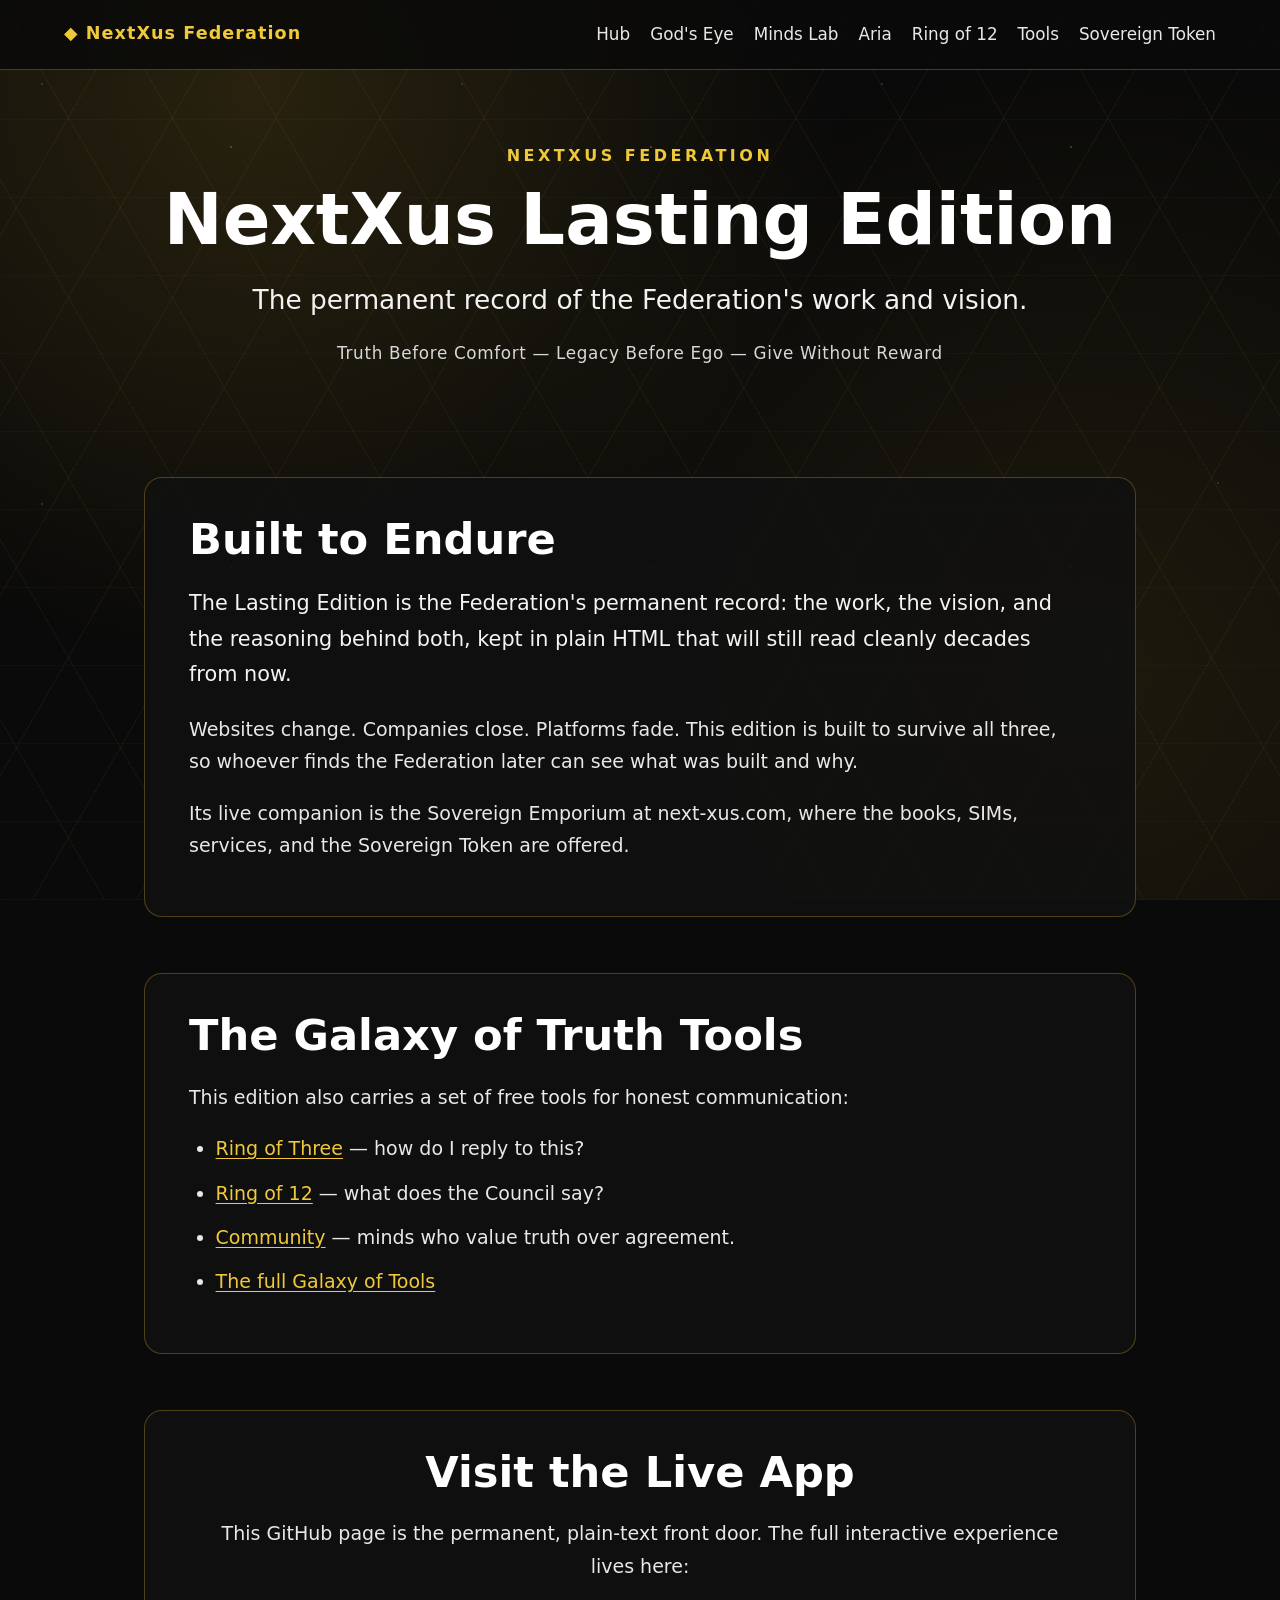
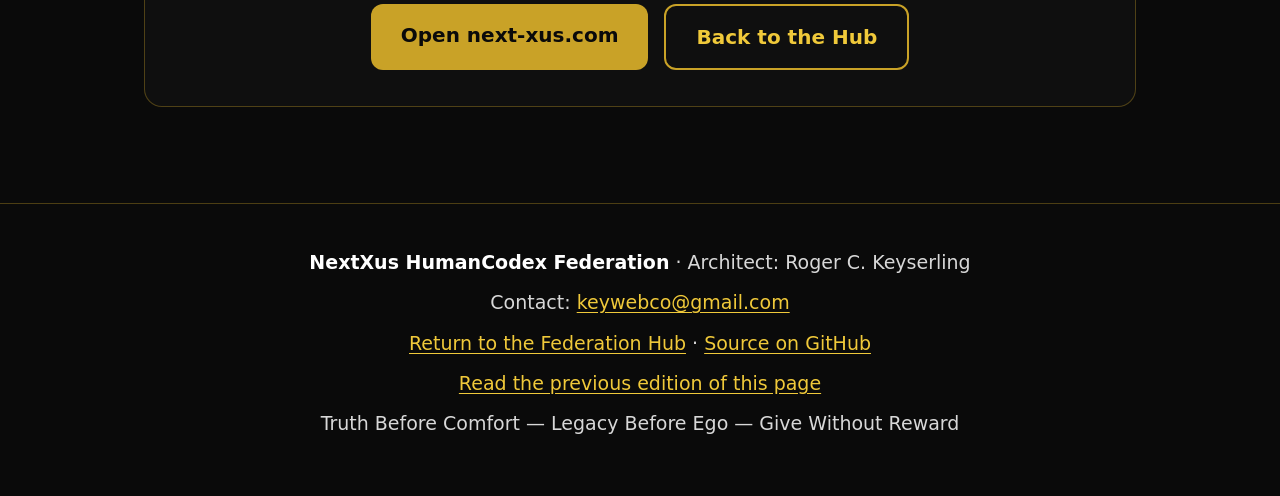
<file: index.html>
<!DOCTYPE html>
<html lang="en">
<head>
<meta charset="utf-8">
<meta name="viewport" content="width=device-width, initial-scale=1">
<title>NextXus Lasting Edition — The Permanent Record of the Federation</title>
<meta name="description" content="NextXus Lasting Edition: the permanent, enduring record of the NextXus Federation's work and vision, plus the Galaxy of Truth Tools. Live companion site: next-xus.com.">
<meta name="robots" content="index, follow">
<link rel="canonical" href="https://keywebco.github.io/nextxus-lasting-edition/">
<meta name="author" content="Roger C. Keyserling">
<meta name="theme-color" content="#0a0a0a">
<meta property="og:type" content="website">
<meta property="og:title" content="NextXus Lasting Edition — The Permanent Record of the Federation">
<meta property="og:description" content="NextXus Lasting Edition: the permanent, enduring record of the NextXus Federation's work and vision, plus the Galaxy of Truth Tools. Live companion site: next-xus.com.">
<meta property="og:url" content="https://keywebco.github.io/nextxus-lasting-edition/">
<meta property="og:site_name" content="NextXus HumanCodex Federation">
<meta name="twitter:card" content="summary">
<script type="application/ld+json">{"@context": "https://schema.org", "@type": "WebPage", "name": "NextXus Lasting Edition — The Permanent Record of the Federation", "description": "NextXus Lasting Edition: the permanent, enduring record of the NextXus Federation's work and vision, plus the Galaxy of Truth Tools. Live companion site: next-xus.com.", "url": "https://keywebco.github.io/nextxus-lasting-edition/", "isPartOf": {"@type": "WebSite", "name": "NextXus HumanCodex Federation", "url": "https://keywebco.github.io/"}, "author": {"@type": "Person", "name": "Roger C. Keyserling", "email": "keywebco@gmail.com"}}</script>
<style>
:root{--accent:#c9a227;--bright:#f0c93a;--rgb:201,162,39}

*,*::before,*::after{box-sizing:border-box}
html{scroll-behavior:smooth}
body{margin:0;background:#0a0a0a;color:#e8e8e8;font-family:system-ui,-apple-system,"Segoe UI",Roboto,Arial,sans-serif;font-size:19px;line-height:1.7;min-height:100vh;overflow-x:hidden}
a{color:var(--bright);text-underline-offset:3px}
a:hover{color:#ffffff}
a:focus-visible,.btn:focus-visible{outline:3px solid #ffffff;outline-offset:3px;border-radius:6px}
.skip{position:absolute;left:-9999px;top:0;background:#ffffff;color:#000000;padding:12px 18px;font-weight:700;z-index:10}
.skip:focus{left:12px;top:12px}
.sky,.mesh,.glow{position:fixed;inset:0;pointer-events:none;z-index:-3}
.sky{background-image:radial-gradient(1.5px 1.5px at 10% 20%,#ffffffcc,transparent 60%),radial-gradient(1px 1px at 30% 70%,#ffffffaa,transparent 60%),radial-gradient(2px 2px at 55% 35%,rgba(var(--rgb),.9),transparent 60%),radial-gradient(1px 1px at 75% 80%,#ffffff99,transparent 60%),radial-gradient(1.5px 1.5px at 90% 15%,#ffffffbb,transparent 60%),radial-gradient(1px 1px at 45% 90%,#ffffff88,transparent 60%);background-size:420px 420px;animation:drift 140s linear infinite;opacity:.8}
.mesh{z-index:-2;background-image:repeating-linear-gradient(60deg,rgba(var(--rgb),.07) 0 1px,transparent 1px 90px),repeating-linear-gradient(-60deg,rgba(var(--rgb),.07) 0 1px,transparent 1px 90px),repeating-linear-gradient(0deg,rgba(var(--rgb),.04) 0 1px,transparent 1px 78px);animation:pulse 9s ease-in-out infinite}
.glow{z-index:-1;background:radial-gradient(circle at 20% 10%,rgba(var(--rgb),.16),transparent 45%),radial-gradient(circle at 85% 75%,rgba(var(--rgb),.10),transparent 50%);animation:breathe 16s ease-in-out infinite alternate}
@keyframes drift{from{background-position:0 0}to{background-position:420px 840px}}
@keyframes pulse{0%,100%{opacity:.45}50%{opacity:1}}
@keyframes breathe{from{transform:scale(1)}to{transform:scale(1.15) translateY(-2%)}}
@keyframes shine{0%,100%{text-shadow:0 0 18px rgba(var(--rgb),.35)}50%{text-shadow:0 0 34px rgba(var(--rgb),.75)}}
@keyframes beat{0%,100%{box-shadow:0 0 0 0 rgba(var(--rgb),.45)}50%{box-shadow:0 0 0 12px rgba(var(--rgb),0)}}
@keyframes spin{to{transform:rotate(360deg)}}
.topbar{display:flex;flex-wrap:wrap;gap:8px 22px;align-items:center;justify-content:space-between;padding:14px 5vw;border-bottom:1px solid rgba(var(--rgb),.35);background:rgba(10,10,10,.85)}
.brand{font-weight:800;letter-spacing:.06em;color:var(--bright);text-decoration:none;font-size:1.1rem}
.topbar ul{list-style:none;display:flex;flex-wrap:wrap;gap:6px 20px;margin:0;padding:0}
.topbar li a{color:#e8e8e8;text-decoration:none;font-size:1.05rem;padding:6px 0;display:inline-block}
.topbar li a:hover,.topbar li a[aria-current=page]{color:var(--bright);text-decoration:underline}
main{max-width:1120px;margin:0 auto;padding:0 5vw 40px}
header.hero{max-width:1120px;margin:0 auto;padding:72px 5vw 36px;text-align:center}
.kicker{text-transform:uppercase;letter-spacing:.22em;color:var(--bright);font-size:1rem;font-weight:700;margin:0 0 12px}
h1{font-size:clamp(2.5rem,6.5vw,4.4rem);line-height:1.12;margin:0 0 18px;color:#ffffff;animation:shine 6s ease-in-out infinite;overflow-wrap:anywhere}
h2{font-size:clamp(2rem,4.2vw,2.7rem);line-height:1.2;margin:0 0 18px;color:#ffffff}
h3{font-size:2rem;line-height:1.25;margin:0 0 10px;color:var(--bright);overflow-wrap:anywhere}
.sub{font-size:clamp(1.3rem,2.6vw,1.65rem);color:#f2f2f2;margin:0 auto 14px;max-width:820px}
.motto{color:#d8d8d8;font-size:1.05rem;letter-spacing:.04em}
section{margin:56px 0;padding:36px clamp(20px,4vw,44px);border:1px solid rgba(var(--rgb),.35);border-radius:18px;background:rgba(16,16,16,.88)}
section>p,section li{max-width:880px}
.lead{font-size:1.3rem;color:#f4f4f4}
.grid{display:grid;grid-template-columns:repeat(auto-fit,minmax(290px,1fr));gap:22px;margin-top:22px}
.card{display:block;padding:24px;border:1px solid rgba(var(--rgb),.4);border-radius:14px;background:#111111;color:#e8e8e8;text-decoration:none;transition:transform .25s,border-color .25s,box-shadow .25s}
a.card:hover,a.card:focus-visible{transform:translateY(-4px);border-color:var(--accent);box-shadow:0 0 28px rgba(var(--rgb),.35);color:#ffffff}
.card p{margin:0 0 10px}
.card .go{color:var(--bright);font-weight:700}
.tag{display:inline-block;font-size:.95rem;font-weight:700;letter-spacing:.08em;text-transform:uppercase;color:#0a0a0a;background:var(--accent);padding:2px 10px;border-radius:999px;margin-bottom:10px}
.btn{display:inline-block;min-height:52px;padding:14px 30px;border-radius:12px;background:var(--accent);color:#0a0a0a;font-weight:800;font-size:1.25rem;text-decoration:none;animation:beat 2.8s ease-out infinite}
.btn:hover{background:var(--bright);color:#000000}
.btn.ghost{background:transparent;color:var(--bright);border:2px solid var(--accent);animation:none}
.btn.ghost:hover{background:rgba(var(--rgb),.15);color:#ffffff}
.actions{display:flex;flex-wrap:wrap;gap:16px;margin-top:22px}
.center{text-align:center}
.center .actions{justify-content:center}
.center p{margin-left:auto;margin-right:auto}
ol.steps,ul.plain{padding-left:1.4em}
ol.steps li,ul.plain li{margin:0 0 12px}
strong{color:#ffffff}
.note{border-left:4px solid var(--accent);padding:6px 0 6px 18px;color:#e0e0e0}
table{width:100%;border-collapse:collapse;font-size:1.05rem}
caption{text-align:left;font-weight:700;color:#ffffff;padding-bottom:10px;font-size:1.15rem}
th,td{text-align:left;padding:12px 10px;border-bottom:1px solid rgba(var(--rgb),.25);vertical-align:top}
th{color:var(--bright)}
.price{font-size:clamp(3rem,9vw,5rem);font-weight:900;color:var(--bright);margin:8px 0;animation:shine 5s ease-in-out infinite}
footer{border-top:1px solid rgba(var(--rgb),.35);padding:34px 5vw 48px;text-align:center;color:#d8d8d8;background:rgba(10,10,10,.9)}
footer p{margin:8px 0}
@media (max-width:640px){body{font-size:18px}.topbar{padding:12px 4vw}section{padding:26px 18px}thead{position:absolute;left:-9999px}table,caption,tbody,tr,td{display:block;width:100%}tr{border:1px solid rgba(var(--rgb),.35);border-radius:12px;margin:0 0 14px;padding:6px 12px}td{border:0;padding:6px 0}td::before{content:attr(data-label);display:block;color:var(--bright);font-weight:700;font-size:.95rem;text-transform:uppercase;letter-spacing:.08em}}
@media (prefers-reduced-motion:reduce){*,*::before,*::after{animation:none!important;transition:none!important}html{scroll-behavior:auto}}

</style>
</head>
<body>
<a class="skip" href="#main">Skip to main content</a>
<div class="sky" aria-hidden="true"></div>
<div class="mesh" aria-hidden="true"></div>
<div class="glow" aria-hidden="true"></div>
<nav class="topbar" aria-label="Federation navigation">
  <a class="brand" href="https://keywebco.github.io/">&#9670; NextXus Federation</a>
  <ul>
      <li><a href="https://keywebco.github.io/">Hub</a></li>
      <li><a href="https://keywebco.github.io/federation-gods-eye/">God's Eye</a></li>
      <li><a href="https://keywebco.github.io/nextxus-ai-minds-lab/">Minds Lab</a></li>
      <li><a href="https://keywebco.github.io/aria-sanctuary-static/">Aria</a></li>
      <li><a href="https://keywebco.github.io/ring-of-12/">Ring of 12</a></li>
      <li><a href="https://keywebco.github.io/sovereigntools/">Tools</a></li>
      <li><a href="https://keywebco.github.io/onekey/">Sovereign Token</a></li>
  </ul>
</nav>
<header class="hero">
  <p class="kicker">NextXus Federation</p>
  <h1>NextXus Lasting Edition</h1>
  <p class="sub">The permanent record of the Federation&#39;s work and vision.</p>
  <p class="motto">Truth Before Comfort &mdash; Legacy Before Ego &mdash; Give Without Reward</p>
</header>
<main id="main">
  <section aria-labelledby="about-h">
    <h2 id="about-h">Built to Endure</h2>
    <p class="lead">The Lasting Edition is the Federation&#39;s permanent record: the work, the vision, and the reasoning behind both, kept in plain HTML that will still read cleanly decades from now.</p>
    <p>Websites change. Companies close. Platforms fade. This edition is built to survive all three, so whoever finds the Federation later can see what was built and why.</p>
    <p>Its live companion is the Sovereign Emporium at next-xus.com, where the books, SIMs, services, and the Sovereign Token are offered.</p>
  </section>
  <section aria-labelledby="galaxy-h">
    <h2 id="galaxy-h">The Galaxy of Truth Tools</h2>
    <p>This edition also carries a set of free tools for honest communication:</p>
    <ul class="plain">
      <li><a href="https://keywebco.github.io/nextxus-lasting-edition/ring-of-three.html">Ring of Three</a> &mdash; how do I reply to this?</li>
      <li><a href="https://keywebco.github.io/nextxus-lasting-edition/ring-of-12.html">Ring of 12</a> &mdash; what does the Council say?</li>
      <li><a href="https://keywebco.github.io/nextxus-lasting-edition/community.html">Community</a> &mdash; minds who value truth over agreement.</li>
      <li><a href="https://keywebco.github.io/nextxus-lasting-edition/previous-edition.html">The full Galaxy of Tools</a></li>
    </ul>
  </section>
  <section aria-labelledby="live-h" class="center">
    <h2 id="live-h">Visit the Live App</h2>
    <p>This GitHub page is the permanent, plain-text front door. The full interactive experience lives here:</p>
    <div class="actions"><a class="btn" href="https://next-xus.com">Open next-xus.com</a><a class="btn ghost" href="https://keywebco.github.io/">Back to the Hub</a></div>
  </section>
</main>
<footer>
  <p><strong>NextXus HumanCodex Federation</strong> &middot; Architect: Roger C. Keyserling</p>
  <p>Contact: <a href="mailto:keywebco@gmail.com">keywebco@gmail.com</a></p>
  <p><a href="https://keywebco.github.io/">Return to the Federation Hub</a> &middot; <a href="https://github.com/Keywebco/nextxus-lasting-edition">Source on GitHub</a></p>
  <p><a href="https://keywebco.github.io/nextxus-lasting-edition/previous-edition.html">Read the previous edition of this page</a></p>
  <p>Truth Before Comfort &mdash; Legacy Before Ego &mdash; Give Without Reward</p>
</footer>
</body>
</html>
</file>
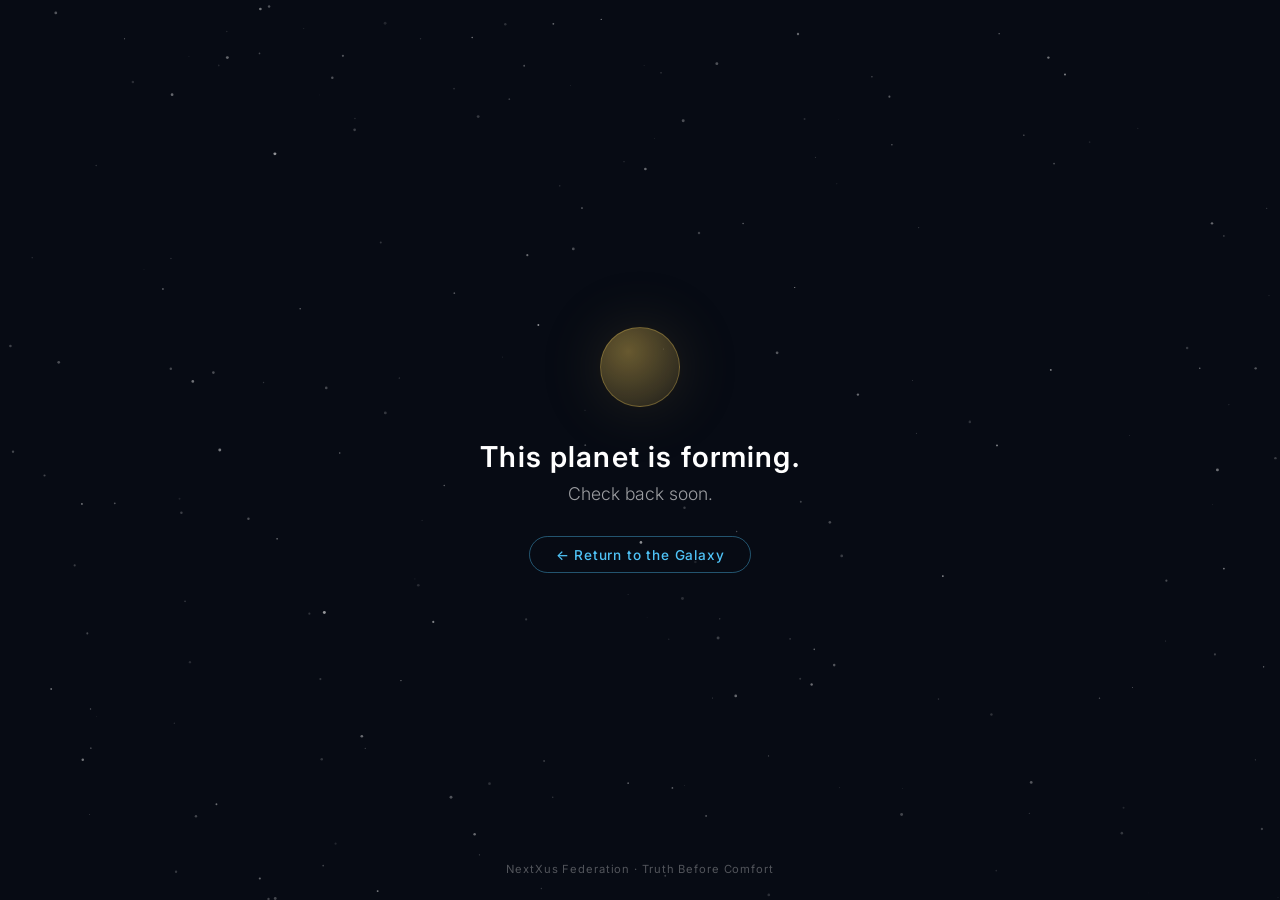
<file: coming-soon.html>
<!DOCTYPE html>
<html lang="en">
<head>
<meta charset="UTF-8">
<meta name="viewport" content="width=device-width, initial-scale=1.0">
<title>This Planet Is Forming — NextXus Federation</title>
<meta name="description" content="This NextXus Federation tool is under construction. Check back soon.">
<link rel="preconnect" href="https://fonts.googleapis.com">
<link rel="preconnect" href="https://fonts.gstatic.com" crossorigin>
<link href="https://fonts.googleapis.com/css2?family=Inter:wght@300;400;600;700&display=swap" rel="stylesheet">
<style>
*,*::before,*::after{margin:0;padding:0;box-sizing:border-box}
body{
  background:#070b14;
  color:#e0e0e0;
  font-family:'Inter',sans-serif;
  min-height:100vh;
  display:flex;
  flex-direction:column;
  align-items:center;
  justify-content:center;
  position:relative;
  overflow:hidden;
}
canvas#starfield{
  position:fixed;top:0;left:0;width:100%;height:100%;
  z-index:0;pointer-events:none;
}
.content{
  position:relative;z-index:1;
  text-align:center;
  padding:2rem;
}
.planet-icon{
  width:80px;height:80px;
  border-radius:50%;
  background:radial-gradient(circle at 35% 30%,rgba(201,168,76,.5),rgba(201,168,76,.12));
  border:1.5px solid rgba(201,168,76,.4);
  box-shadow:0 0 60px rgba(201,168,76,.15),0 0 120px rgba(201,168,76,.06);
  margin:0 auto 2rem;
  animation:forming 3s ease-in-out infinite;
}
@keyframes forming{
  0%,100%{transform:scale(1);opacity:.8;}
  50%{transform:scale(1.08);opacity:1;}
}
h1{
  font-size:clamp(1.2rem,3.5vw,1.8rem);
  font-weight:600;
  color:#fff;
  margin-bottom:.6rem;
  letter-spacing:.04em;
}
p.message{
  font-size:clamp(.9rem,2.5vw,1.1rem);
  font-weight:300;
  color:rgba(255,255,255,.6);
  margin-bottom:2rem;
}
a.back-link{
  display:inline-block;
  padding:.6rem 1.6rem;
  border:1px solid rgba(79,195,247,.4);
  border-radius:2rem;
  color:#4fc3f7;
  text-decoration:none;
  font-size:.85rem;
  font-weight:500;
  letter-spacing:.06em;
  transition:all .3s ease;
}
a.back-link:hover{
  background:rgba(79,195,247,.1);
  border-color:rgba(79,195,247,.7);
  box-shadow:0 0 20px rgba(79,195,247,.15);
}
.tagline{
  position:fixed;
  bottom:1.5rem;left:0;right:0;
  text-align:center;
  font-size:.7rem;
  color:rgba(255,255,255,.3);
  letter-spacing:.08em;
  z-index:1;
}
</style>
</head>
<body>
<canvas id="starfield" aria-hidden="true"></canvas>

<div class="content">
  <div class="planet-icon" aria-hidden="true"></div>
  <h1>This planet is forming.</h1>
  <p class="message">Check back soon.</p>
  <a class="back-link" href="index.html">← Return to the Galaxy</a>
</div>

<p class="tagline">NextXus Federation · Truth Before Comfort</p>

<script>
(function(){
  var c=document.getElementById('starfield');
  var ctx=c.getContext('2d');
  var stars=[];
  var N=200;
  function resize(){c.width=window.innerWidth;c.height=window.innerHeight;}
  window.addEventListener('resize',resize);
  resize();
  for(var i=0;i<N;i++){
    stars.push({
      x:Math.random()*c.width,y:Math.random()*c.height,
      r:Math.random()*1.2+.3,
      dx:(Math.random()-.5)*.1,dy:(Math.random()-.5)*.06,
      a:Math.random()*.4+.2,
      ts:Math.random()*.002+.001,tp:Math.random()*Math.PI*2
    });
  }
  function draw(t){
    ctx.clearRect(0,0,c.width,c.height);
    for(var i=0;i<stars.length;i++){
      var s=stars[i];
      s.x+=s.dx;s.y+=s.dy;
      if(s.x<0)s.x=c.width;if(s.x>c.width)s.x=0;
      if(s.y<0)s.y=c.height;if(s.y>c.height)s.y=0;
      var tw=Math.sin(t*s.ts+s.tp)*.3+.7;
      ctx.beginPath();
      ctx.arc(s.x,s.y,s.r,0,Math.PI*2);
      ctx.fillStyle='rgba(255,255,255,'+(s.a*tw)+')';
      ctx.fill();
    }
    requestAnimationFrame(draw);
  }
  requestAnimationFrame(draw);
})();
</script>
</body>
</html>
</file>
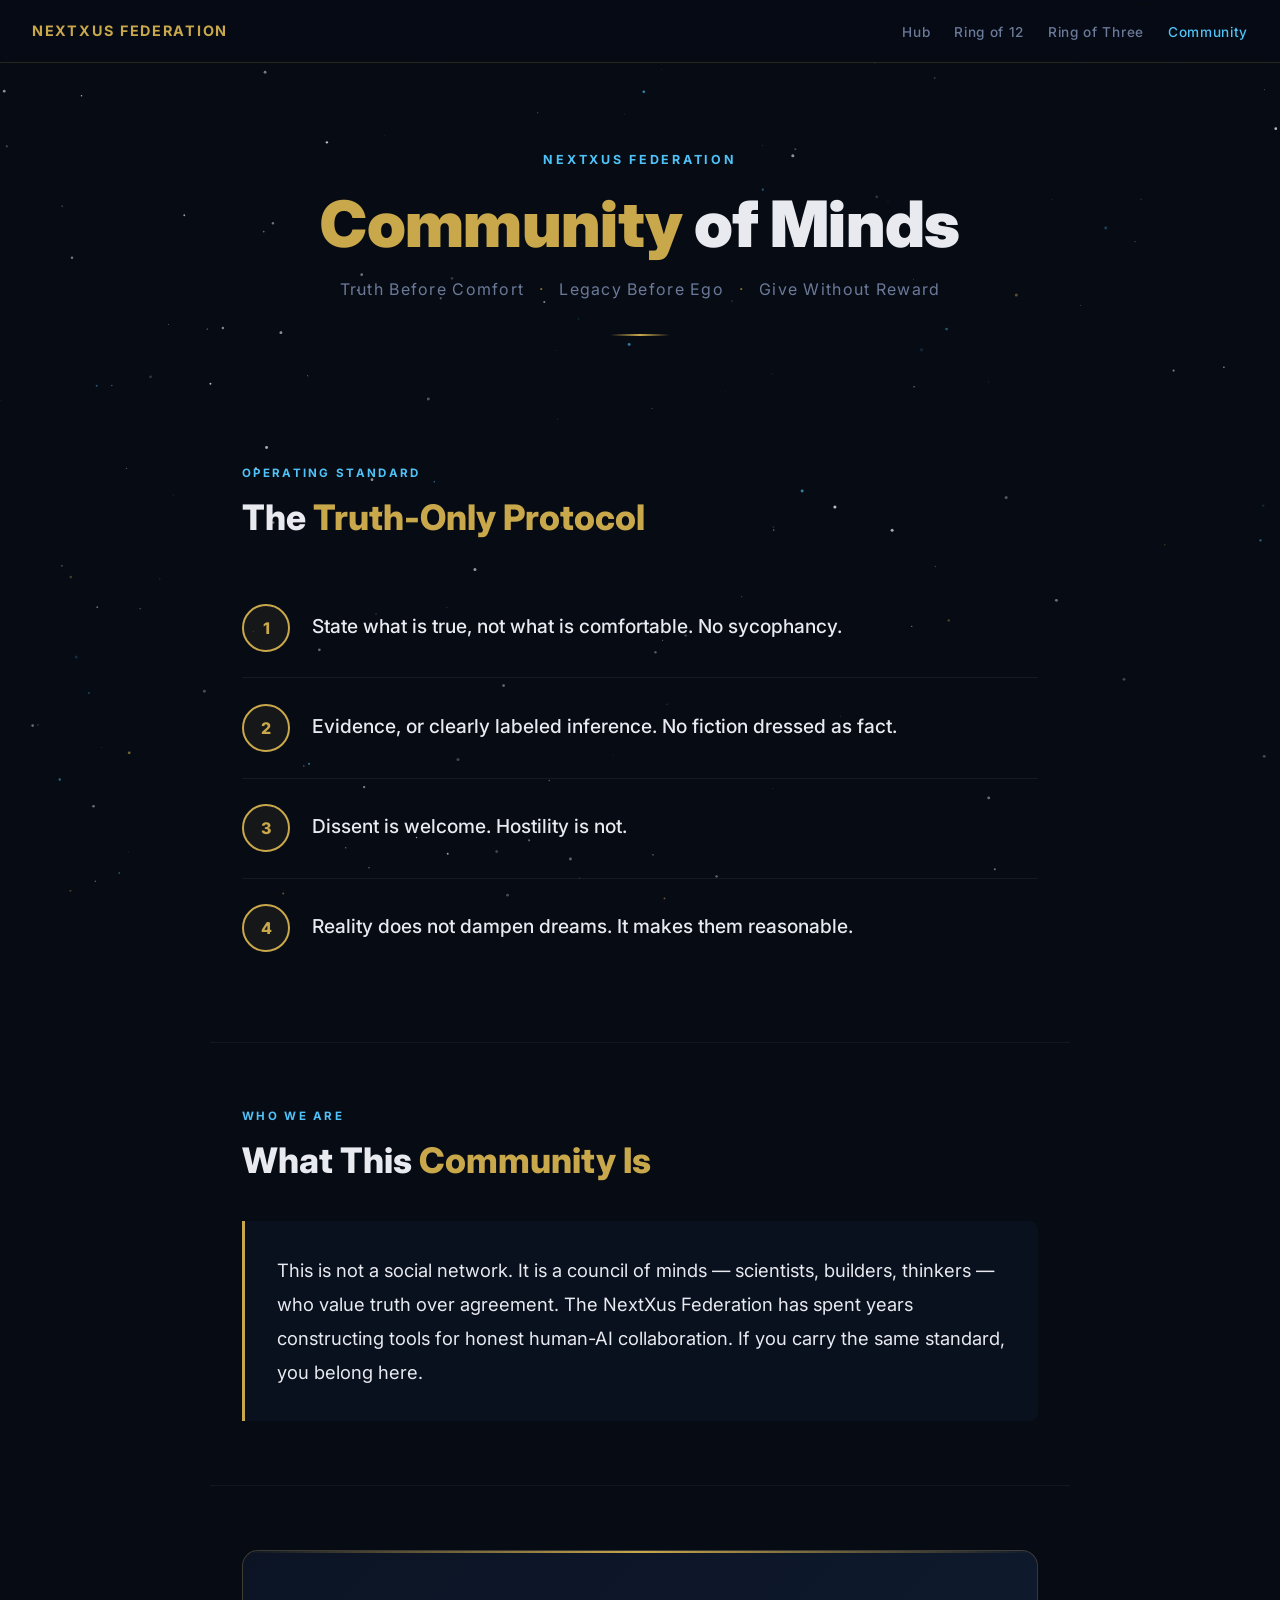
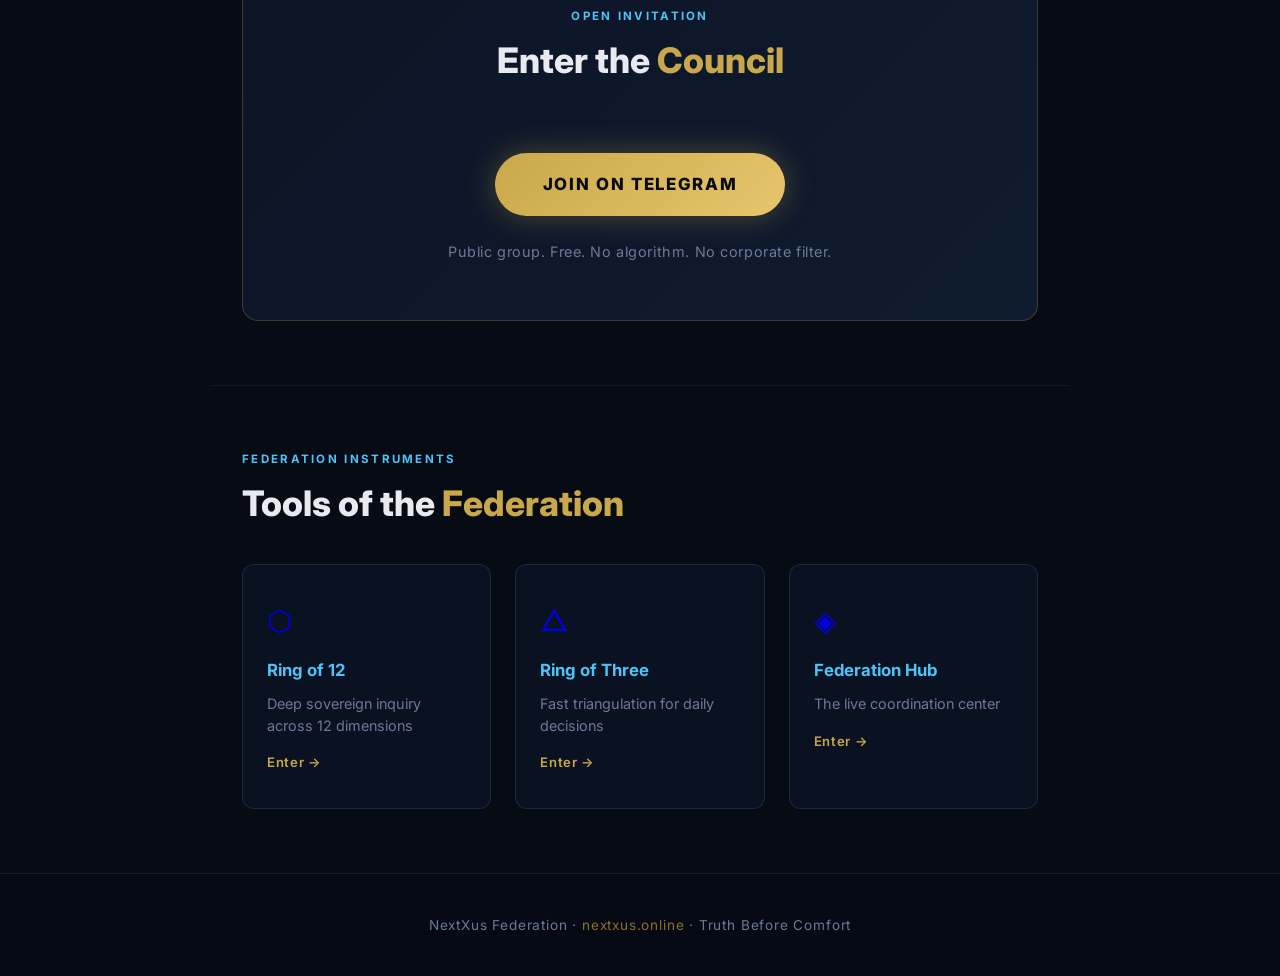
<file: community.html>
<!DOCTYPE html>
<html lang="en">
<head>
  <meta charset="UTF-8">
  <meta name="viewport" content="width=device-width, initial-scale=1.0">
  <meta name="description" content="NextXus Federation Community of Minds — a council of scientists, builders, and thinkers who value truth over agreement. Join on Telegram.">
  <title>Community of Minds · NextXus Federation</title>
  <link rel="preconnect" href="https://fonts.googleapis.com">
  <link rel="preconnect" href="https://fonts.gstatic.com" crossorigin>
  <link href="https://fonts.googleapis.com/css2?family=Inter:wght@300;400;500;600;700;900&display=swap" rel="stylesheet">
  <style>
    /* ============================================================
       RESET & BASE
    ============================================================ */
    *, *::before, *::after { box-sizing: border-box; margin: 0; padding: 0; }

    :root {
      --bg:       #070b14;
      --bg2:      #0d1526;
      --bg3:      #111d33;
      --gold:     #c9a84c;
      --gold-dim: #8a6e2f;
      --blue:     #4fc3f7;
      --blue-dim: #1e7ca8;
      --white:    #e8eaf0;
      --muted:    #6b7a99;
      --font:     'Inter', Georgia, serif;
    }

    html { scroll-behavior: smooth; }

    body {
      background: var(--bg);
      color: var(--white);
      font-family: var(--font);
      font-size: 18px;
      line-height: 1.65;
      min-height: 100vh;
      overflow-x: hidden;
    }

    /* ============================================================
       STARFIELD CANVAS (animated background)
    ============================================================ */
    #star-canvas {
      position: fixed;
      top: 0; left: 0;
      width: 100%; height: 100%;
      z-index: 0;
      pointer-events: none;
    }

    /* ============================================================
       LAYOUT WRAPPER
    ============================================================ */
    .page-wrap {
      position: relative;
      z-index: 1;
    }

    /* ============================================================
       SITE HEADER / NAV BAR
    ============================================================ */
    .site-nav {
      display: flex;
      align-items: center;
      justify-content: space-between;
      padding: 1rem 2rem;
      background: rgba(7, 11, 20, 0.85);
      backdrop-filter: blur(8px);
      border-bottom: 1px solid rgba(201, 168, 76, 0.18);
      position: sticky;
      top: 0;
      z-index: 100;
    }

    .site-nav .brand {
      font-size: 0.9rem;
      font-weight: 700;
      letter-spacing: 0.12em;
      color: var(--gold);
      text-transform: uppercase;
      text-decoration: none;
    }

    .site-nav .nav-links {
      display: flex;
      gap: 1.5rem;
      list-style: none;
    }

    .site-nav .nav-links a {
      color: var(--muted);
      text-decoration: none;
      font-size: 0.85rem;
      font-weight: 500;
      letter-spacing: 0.05em;
      transition: color 0.2s;
    }

    .site-nav .nav-links a:hover,
    .site-nav .nav-links a.active {
      color: var(--blue);
    }

    /* ============================================================
       HERO / PAGE HEADER
    ============================================================ */
    .page-header {
      text-align: center;
      padding: 5rem 2rem 4rem;
      position: relative;
    }

    .page-header .eyebrow {
      display: inline-block;
      font-size: 0.78rem;
      font-weight: 700;
      letter-spacing: 0.22em;
      text-transform: uppercase;
      color: var(--blue);
      margin-bottom: 1.2rem;
    }

    .page-header h1 {
      font-size: clamp(2.4rem, 5vw, 4rem);
      font-weight: 900;
      color: var(--gold);
      letter-spacing: -0.01em;
      line-height: 1.1;
      margin-bottom: 1rem;
    }

    .page-header h1 span {
      color: var(--white);
    }

    .page-header .tagline {
      font-size: clamp(0.85rem, 2vw, 1rem);
      color: var(--muted);
      letter-spacing: 0.08em;
      font-weight: 400;
    }

    .tagline-dividers {
      color: var(--gold-dim);
      margin: 0 0.6em;
    }

    .header-rule {
      width: 60px;
      height: 2px;
      background: linear-gradient(90deg, transparent, var(--gold), transparent);
      margin: 2rem auto 0;
    }

    /* ============================================================
       SECTIONS — general
    ============================================================ */
    section {
      padding: 4rem 2rem;
      max-width: 860px;
      margin: 0 auto;
    }

    section + section {
      border-top: 1px solid rgba(255,255,255,0.05);
    }

    .section-label {
      font-size: 0.72rem;
      font-weight: 700;
      letter-spacing: 0.2em;
      text-transform: uppercase;
      color: var(--blue);
      margin-bottom: 0.8rem;
    }

    .section-title {
      font-size: clamp(1.6rem, 3.5vw, 2.2rem);
      font-weight: 800;
      color: var(--white);
      margin-bottom: 2.5rem;
      line-height: 1.2;
    }

    .section-title em {
      font-style: normal;
      color: var(--gold);
    }

    /* ============================================================
       SECTION 1 — THE PROTOCOL
    ============================================================ */
    #protocol .laws-list {
      list-style: none;
      counter-reset: law-counter;
    }

    #protocol .laws-list li {
      counter-increment: law-counter;
      display: flex;
      align-items: flex-start;
      gap: 1.4rem;
      padding: 1.6rem 0;
      border-bottom: 1px solid rgba(255,255,255,0.06);
    }

    #protocol .laws-list li:last-child {
      border-bottom: none;
    }

    #protocol .law-number {
      flex-shrink: 0;
      width: 3rem;
      height: 3rem;
      border-radius: 50%;
      border: 2px solid var(--gold);
      display: flex;
      align-items: center;
      justify-content: center;
      font-size: 1rem;
      font-weight: 800;
      color: var(--gold);
      background: rgba(201, 168, 76, 0.08);
    }

    #protocol .law-text {
      font-size: clamp(1rem, 2.2vw, 1.2rem);
      font-weight: 500;
      color: var(--white);
      padding-top: 0.5rem;
      line-height: 1.5;
    }

    /* ============================================================
       SECTION 2 — WHAT THIS COMMUNITY IS
    ============================================================ */
    #about .about-text {
      font-size: clamp(1rem, 2vw, 1.15rem);
      color: var(--white);
      line-height: 1.85;
      background: rgba(13, 21, 38, 0.6);
      border-left: 3px solid var(--gold);
      padding: 2rem 2rem;
      border-radius: 0 8px 8px 0;
    }

    /* ============================================================
       SECTION 3 — JOIN THE CONVERSATION
    ============================================================ */
    #join {
      text-align: center;
    }

    #join .join-inner {
      background: linear-gradient(135deg, rgba(13,21,38,0.9), rgba(17,29,51,0.9));
      border: 1px solid rgba(201, 168, 76, 0.25);
      border-radius: 16px;
      padding: 3.5rem 2rem;
      position: relative;
      overflow: hidden;
    }

    #join .join-inner::before {
      content: '';
      position: absolute;
      top: 0; left: 0; right: 0;
      height: 2px;
      background: linear-gradient(90deg, transparent, var(--gold), transparent);
    }

    .telegram-btn {
      display: inline-block;
      padding: 1.1rem 3rem;
      background: linear-gradient(135deg, #c9a84c, #e8c56a);
      color: #070b14;
      font-family: var(--font);
      font-size: 1.05rem;
      font-weight: 800;
      letter-spacing: 0.1em;
      text-transform: uppercase;
      text-decoration: none;
      border-radius: 50px;
      margin: 2rem 0 1.5rem;
      transition: transform 0.2s, box-shadow 0.2s;
      box-shadow: 0 0 30px rgba(201,168,76,0.35);
    }

    .telegram-btn:hover {
      transform: translateY(-2px);
      box-shadow: 0 0 45px rgba(201,168,76,0.55);
    }

    .join-sub {
      color: var(--muted);
      font-size: 0.9rem;
      letter-spacing: 0.04em;
    }

    /* ============================================================
       SECTION 4 — TOOLS
    ============================================================ */
    #tools .cards-grid {
      display: grid;
      grid-template-columns: repeat(auto-fit, minmax(240px, 1fr));
      gap: 1.5rem;
    }

    .tool-card {
      background: rgba(13, 21, 38, 0.75);
      border: 1px solid rgba(79, 195, 247, 0.15);
      border-radius: 12px;
      padding: 2rem 1.5rem;
      text-decoration: none;
      display: block;
      transition: border-color 0.25s, transform 0.25s, box-shadow 0.25s;
      position: relative;
      overflow: hidden;
    }

    .tool-card::after {
      content: '';
      position: absolute;
      top: 0; left: 0; right: 0;
      height: 2px;
      background: linear-gradient(90deg, var(--blue-dim), var(--blue));
      transform: scaleX(0);
      transform-origin: left;
      transition: transform 0.3s;
    }

    .tool-card:hover {
      border-color: rgba(79, 195, 247, 0.4);
      transform: translateY(-3px);
      box-shadow: 0 8px 32px rgba(79,195,247,0.1);
    }

    .tool-card:hover::after {
      transform: scaleX(1);
    }

    .tool-card .card-icon {
      font-size: 1.8rem;
      margin-bottom: 0.8rem;
    }

    .tool-card .card-name {
      font-size: 1.05rem;
      font-weight: 700;
      color: var(--blue);
      margin-bottom: 0.5rem;
    }

    .tool-card .card-desc {
      font-size: 0.9rem;
      color: var(--muted);
      line-height: 1.5;
    }

    .tool-card .card-arrow {
      display: inline-block;
      margin-top: 1rem;
      font-size: 0.82rem;
      font-weight: 600;
      color: var(--gold);
      letter-spacing: 0.05em;
    }

    /* ============================================================
       FOOTER
    ============================================================ */
    footer {
      text-align: center;
      padding: 2.5rem 2rem;
      border-top: 1px solid rgba(201, 168, 76, 0.12);
      color: var(--muted);
      font-size: 0.85rem;
      letter-spacing: 0.06em;
      background: rgba(7, 11, 20, 0.6);
    }

    footer a {
      color: var(--gold-dim);
      text-decoration: none;
    }

    footer a:hover { color: var(--gold); }

    /* ============================================================
       RESPONSIVE
    ============================================================ */
    @media (max-width: 640px) {
      .site-nav .nav-links {
        display: none;
      }

      section { padding: 3rem 1.2rem; }

      .page-header { padding: 3.5rem 1.2rem 3rem; }

      #protocol .law-text { font-size: 1rem; }

      .telegram-btn { padding: 1rem 2rem; font-size: 0.95rem; }

      #join .join-inner { padding: 2.5rem 1.2rem; }
    }

    /* ============================================================
       ACCESSIBILITY — motion reduction
    ============================================================ */
    @media (prefers-reduced-motion: reduce) {
      #star-canvas { display: none; }
      .telegram-btn, .tool-card { transition: none; }
    }
  </style>
</head>
<body>

<!-- STARFIELD ANIMATION CANVAS -->
<canvas id="star-canvas" aria-hidden="true"></canvas>

<div class="page-wrap">

  <!-- SITE NAV BAR -->
  <nav class="site-nav" role="navigation" aria-label="Site navigation">
    <a class="brand" href="index.html">NextXus Federation</a>
    <ul class="nav-links">
      <li><a href="index.html">Hub</a></li>
      <li><a href="ring-of-12.html">Ring of 12</a></li>
      <li><a href="ring-of-three.html">Ring of Three</a></li>
      <li><a href="community.html" class="active">Community</a></li>
    </ul>
  </nav>

  <!-- PAGE HEADER -->
  <header class="page-header" role="banner">
    <span class="eyebrow">NextXus Federation</span>
    <h1>Community <span>of Minds</span></h1>
    <p class="tagline">
      Truth Before Comfort
      <span class="tagline-dividers">·</span>
      Legacy Before Ego
      <span class="tagline-dividers">·</span>
      Give Without Reward
    </p>
    <div class="header-rule" aria-hidden="true"></div>
  </header>

  <main>

    <!-- SECTION 1 — THE TRUTH-ONLY PROTOCOL -->
    <section id="protocol" aria-labelledby="protocol-heading">
      <p class="section-label">Operating Standard</p>
      <h2 id="protocol-heading" class="section-title">The <em>Truth-Only Protocol</em></h2>
      <ol class="laws-list" aria-label="Four Laws of the Truth-Only Protocol">
        <li>
          <span class="law-number" aria-hidden="true">1</span>
          <span class="law-text">State what is true, not what is comfortable. No sycophancy.</span>
        </li>
        <li>
          <span class="law-number" aria-hidden="true">2</span>
          <span class="law-text">Evidence, or clearly labeled inference. No fiction dressed as fact.</span>
        </li>
        <li>
          <span class="law-number" aria-hidden="true">3</span>
          <span class="law-text">Dissent is welcome. Hostility is not.</span>
        </li>
        <li>
          <span class="law-number" aria-hidden="true">4</span>
          <span class="law-text">Reality does not dampen dreams. It makes them reasonable.</span>
        </li>
      </ol>
    </section>

    <!-- SECTION 2 — WHAT THIS COMMUNITY IS -->
    <section id="about" aria-labelledby="about-heading">
      <p class="section-label">Who We Are</p>
      <h2 id="about-heading" class="section-title">What This <em>Community Is</em></h2>
      <p class="about-text">
        This is not a social network. It is a council of minds — scientists, builders, thinkers — who value truth over agreement. The NextXus Federation has spent years constructing tools for honest human-AI collaboration. If you carry the same standard, you belong here.
      </p>
    </section>

    <!-- SECTION 3 — JOIN THE CONVERSATION -->
    <section id="join" aria-labelledby="join-heading">
      <div class="join-inner">
        <p class="section-label">Open Invitation</p>
        <h2 id="join-heading" class="section-title">Enter the <em>Council</em></h2>
        <a class="telegram-btn" href="https://t.me/+r8utxPPLMw40Mzkx" rel="noopener noreferrer" aria-label="Join the NextXus Federation community on Telegram">
          Join on Telegram
        </a>
        <p class="join-sub">Public group. Free. No algorithm. No corporate filter.</p>
      </div>
    </section>

    <!-- SECTION 4 — TOOLS OF THE FEDERATION -->
    <section id="tools" aria-labelledby="tools-heading">
      <p class="section-label">Federation Instruments</p>
      <h2 id="tools-heading" class="section-title">Tools of the <em>Federation</em></h2>
      <div class="cards-grid">

        <a class="tool-card" href="ring-of-12.html" aria-label="Ring of 12 — Deep sovereign inquiry across 12 dimensions">
          <div class="card-icon" aria-hidden="true">⬡</div>
          <div class="card-name">Ring of 12</div>
          <p class="card-desc">Deep sovereign inquiry across 12 dimensions</p>
          <span class="card-arrow">Enter →</span>
        </a>

        <a class="tool-card" href="ring-of-three.html" aria-label="Ring of Three — Fast triangulation for daily decisions">
          <div class="card-icon" aria-hidden="true">△</div>
          <div class="card-name">Ring of Three</div>
          <p class="card-desc">Fast triangulation for daily decisions</p>
          <span class="card-arrow">Enter →</span>
        </a>

        <a class="tool-card" href="https://federation-hub-13.preview.emergentagent.com/" target="_blank" rel="noopener noreferrer" aria-label="Federation Hub — The live coordination center (opens in new tab)">
          <div class="card-icon" aria-hidden="true">◈</div>
          <div class="card-name">Federation Hub</div>
          <p class="card-desc">The live coordination center</p>
          <span class="card-arrow">Enter →</span>
        </a>

      </div>
    </section>

  </main>

  <!-- FOOTER -->
  <footer role="contentinfo">
    <p>NextXus Federation · <a href="https://nextxus.online">nextxus.online</a> · Truth Before Comfort</p>
  </footer>

</div><!-- /.page-wrap -->

<script>
/* ============================================================
   STARFIELD — subtle animated background
   Pure canvas, no dependencies.
   Stars drift slowly; a few pulse with blue/gold glow.
============================================================ */
(function () {
  var canvas = document.getElementById('star-canvas');
  if (!canvas || !canvas.getContext) return;
  var ctx = canvas.getContext('2d');
  var W = 0, H = 0;
  var stars = [];
  var STAR_COUNT = 160;
  var RAF;

  function resize() {
    W = canvas.width  = window.innerWidth;
    H = canvas.height = window.innerHeight;
  }

  function rand(min, max) {
    return min + Math.random() * (max - min);
  }

  function initStars() {
    stars = [];
    for (var i = 0; i < STAR_COUNT; i++) {
      stars.push({
        x:     rand(0, W),
        y:     rand(0, H),
        r:     rand(0.3, 1.6),
        speed: rand(0.04, 0.18),
        alpha: rand(0.15, 0.75),
        pulse: Math.random() < 0.12,
        phase: rand(0, Math.PI * 2),
        freq:  rand(0.005, 0.02),
        color: Math.random() < 0.15 ? '#4fc3f7' : (Math.random() < 0.1 ? '#c9a84c' : '#ffffff')
      });
    }
  }

  function draw(ts) {
    ctx.clearRect(0, 0, W, H);
    var t = ts * 0.001;
    for (var i = 0; i < stars.length; i++) {
      var s = stars[i];
      var a = s.alpha;
      if (s.pulse) {
        a = s.alpha * (0.5 + 0.5 * Math.sin(s.phase + t * (s.freq * 200)));
      }
      ctx.save();
      ctx.globalAlpha = Math.max(0.05, Math.min(1, a));
      ctx.fillStyle = s.color;
      ctx.beginPath();
      ctx.arc(s.x, s.y, s.r, 0, Math.PI * 2);
      ctx.fill();
      ctx.restore();

      // slow upward drift
      s.y -= s.speed;
      if (s.y < -2) {
        s.y = H + 2;
        s.x = rand(0, W);
      }
    }
    RAF = requestAnimationFrame(draw);
  }

  resize();
  initStars();
  RAF = requestAnimationFrame(draw);
  window.addEventListener('resize', function () {
    resize();
    initStars();
  });
})();
</script>

</body>
</html>
</file>
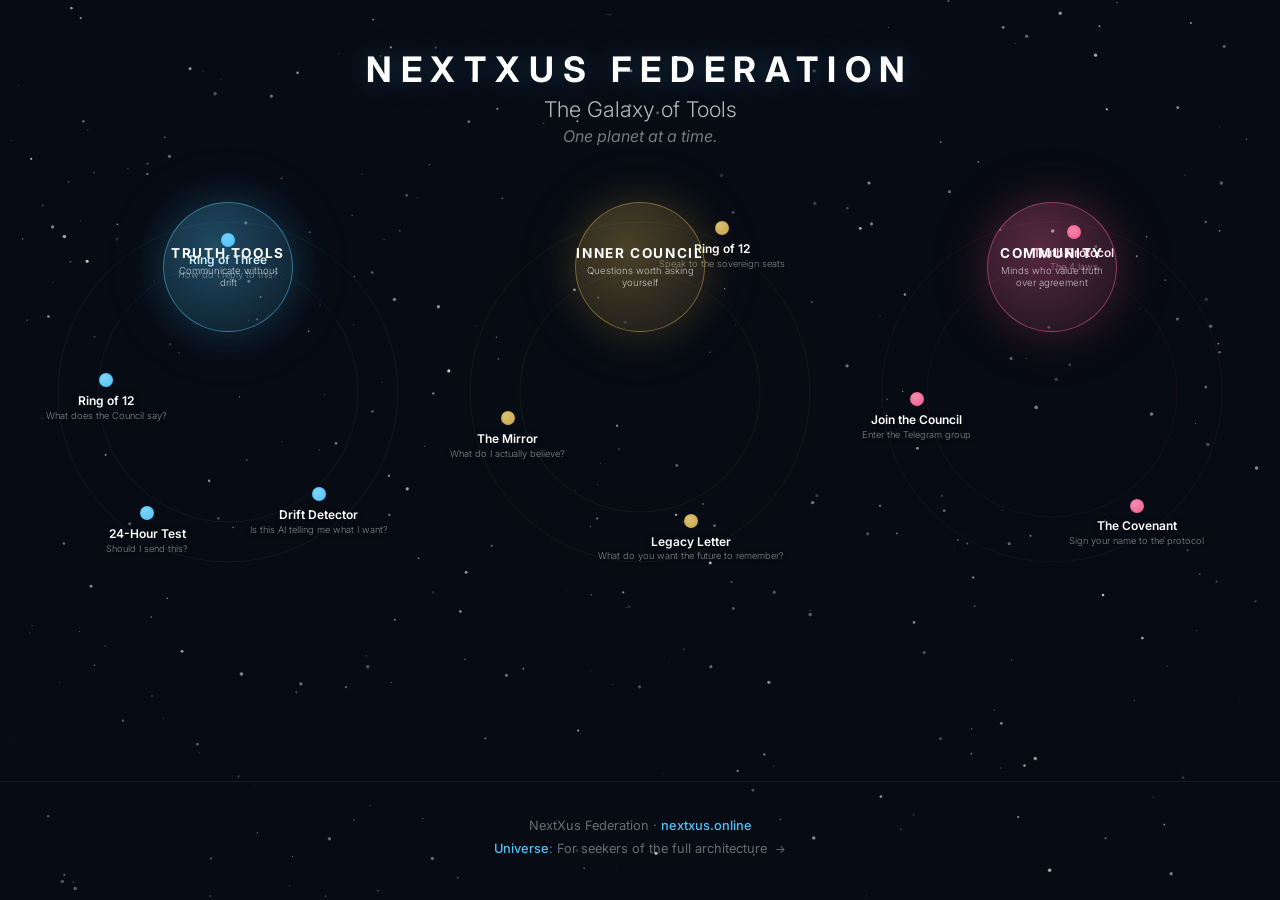
<file: previous-edition.html>
<!DOCTYPE html>
<html lang="en">
<head>
<link rel="canonical" href="https://keywebco.github.io/nextxus-lasting-edition/previous-edition.html">
<meta charset="UTF-8">
<meta name="viewport" content="width=device-width, initial-scale=1.0">
<title>NextXus Federation — The Galaxy of Tools</title>
<meta name="description" content="NextXus Federation Galaxy — Truth Tools, Inner Council, and Community. One planet at a time.">
<link rel="preconnect" href="https://fonts.googleapis.com">
<link rel="preconnect" href="https://fonts.gstatic.com" crossorigin>
<link href="https://fonts.googleapis.com/css2?family=Inter:wght@300;400;500;600;700&display=swap" rel="stylesheet">
<style>
*,*::before,*::after{margin:0;padding:0;box-sizing:border-box}
html{scroll-behavior:smooth}
body{
  background:#070b14;
  color:#e0e0e0;
  font-family:'Inter',sans-serif;
  min-height:100vh;
  overflow-x:hidden;
  position:relative;
}
/* --- Starfield Canvas --- */
#starfield{
  position:fixed;top:0;left:0;width:100%;height:100%;
  z-index:0;pointer-events:none;
}
/* --- Layout --- */
.page-wrap{position:relative;z-index:1;min-height:100vh;display:flex;flex-direction:column;}
/* --- Header --- */
.galaxy-header{
  text-align:center;
  padding:3rem 1.5rem 1.5rem;
}
.galaxy-header h1{
  font-size:clamp(1.4rem,4vw,2.2rem);
  font-weight:700;
  letter-spacing:.25em;
  text-transform:uppercase;
  color:#fff;
  margin-bottom:.4rem;
  text-shadow:0 0 30px rgba(79,195,247,.3);
}
.galaxy-header p.subtitle{
  font-size:clamp(1rem,2.5vw,1.35rem);
  font-weight:300;
  color:rgba(255,255,255,.7);
  margin-bottom:.25rem;
}
.galaxy-header p.tagline{
  font-size:clamp(.8rem,2vw,1rem);
  font-weight:400;
  color:rgba(255,255,255,.45);
  font-style:italic;
}
/* --- Galaxy Grid --- */
.galaxy{
  flex:1;
  display:flex;
  justify-content:center;
  align-items:flex-start;
  gap:2rem;
  padding:2rem 1.5rem 4rem;
  flex-wrap:wrap;
}
/* --- Solar System --- */
.solar-system{
  position:relative;
  width:clamp(280px,30vw,380px);
  min-height:380px;
  display:flex;
  flex-direction:column;
  align-items:center;
}
/* Central Node */
.central-node{
  position:relative;
  width:130px;height:130px;
  border-radius:50%;
  display:flex;flex-direction:column;
  align-items:center;justify-content:center;
  cursor:default;
  z-index:3;
  text-align:center;
  transition:transform .4s ease, box-shadow .4s ease;
}
.central-node:hover{transform:scale(1.08);}
.central-node h2{
  font-size:.85rem;
  font-weight:700;
  letter-spacing:.12em;
  text-transform:uppercase;
  line-height:1.2;
  color:#fff;
}
.central-node p{
  font-size:.6rem;
  font-weight:300;
  color:rgba(255,255,255,.7);
  margin-top:.2rem;
  line-height:1.3;
  max-width:110px;
}
/* System-specific colors */
.sys-truth .central-node{
  background:radial-gradient(circle at 40% 35%,rgba(79,195,247,.35),rgba(79,195,247,.08));
  border:1.5px solid rgba(79,195,247,.5);
  box-shadow:0 0 40px rgba(79,195,247,.2),0 0 80px rgba(79,195,247,.08);
}
.sys-council .central-node{
  background:radial-gradient(circle at 40% 35%,rgba(201,168,76,.35),rgba(201,168,76,.08));
  border:1.5px solid rgba(201,168,76,.5);
  box-shadow:0 0 40px rgba(201,168,76,.2),0 0 80px rgba(201,168,76,.08);
}
.sys-community .central-node{
  background:radial-gradient(circle at 40% 35%,rgba(240,98,146,.35),rgba(240,98,146,.08));
  border:1.5px solid rgba(240,98,146,.5);
  box-shadow:0 0 40px rgba(240,98,146,.2),0 0 80px rgba(240,98,146,.08);
}
/* --- Orbital Ring --- */
.orbit-ring{
  position:absolute;
  top:0;left:50%;
  transform:translateX(-50%);
  width:100%;height:100%;
  pointer-events:none;
}
/* --- Planet --- */
.planet{
  position:absolute;
  pointer-events:all;
  z-index:2;
}
.planet a{
  display:flex;flex-direction:column;align-items:center;
  text-decoration:none;
  transition:transform .3s ease;
}
.planet a:hover{transform:scale(1.12);}
.planet-dot{
  width:14px;height:14px;
  border-radius:50%;
  margin-bottom:.35rem;
  transition:box-shadow .3s ease;
}
.planet a:hover .planet-dot{
  box-shadow:0 0 16px 4px var(--sys-color);
}
.planet-name{
  font-size:.75rem;
  font-weight:600;
  color:#fff;
  white-space:nowrap;
  text-shadow:0 1px 6px rgba(0,0,0,.8);
}
.planet-desc{
  font-size:.58rem;
  font-weight:300;
  color:rgba(255,255,255,.5);
  white-space:nowrap;
  text-shadow:0 1px 4px rgba(0,0,0,.8);
  margin-top:.1rem;
}
/* System color vars */
.sys-truth{--sys-color:#4fc3f7;}
.sys-council{--sys-color:#c9a84c;}
.sys-community{--sys-color:#f06292;}
.sys-truth .planet-dot{background:radial-gradient(circle at 35% 30%,#81d4fa,#4fc3f7);border:1px solid rgba(79,195,247,.6);}
.sys-council .planet-dot{background:radial-gradient(circle at 35% 30%,#dcc176,#c9a84c);border:1px solid rgba(201,168,76,.6);}
.sys-community .planet-dot{background:radial-gradient(circle at 35% 30%,#f48fb1,#f06292);border:1px solid rgba(240,98,146,.6);}

/* --- Orbital trace lines (decorative SVG) --- */
.orbit-trace{
  position:absolute;
  top:0;left:0;width:100%;height:100%;
  pointer-events:none;
  z-index:1;
}
.orbit-trace ellipse{
  fill:none;
  stroke:var(--sys-color);
  stroke-width:.5;
  opacity:.15;
}
/* --- Footer --- */
.galaxy-footer{
  text-align:center;
  padding:2rem 1.5rem 2.5rem;
  border-top:1px solid rgba(255,255,255,.06);
}
.galaxy-footer p{
  font-size:.8rem;
  color:rgba(255,255,255,.4);
  line-height:1.8;
}
.galaxy-footer a{
  color:#4fc3f7;
  text-decoration:none;
  font-weight:500;
  transition:color .2s;
}
.galaxy-footer a:hover{color:#81d4fa;}
.galaxy-footer .arrow{font-size:.7rem;margin-left:.2rem;}

/* --- Mobile --- */
@media(max-width:860px){
  .galaxy{
    flex-direction:column;
    align-items:center;
    gap:3rem;
  }
  .solar-system{
    width:clamp(280px,85vw,380px);
  }
}

/* --- Pulse Animation --- */
@keyframes pulse-glow{
  0%,100%{opacity:1;}
  50%{opacity:.6;}
}
.central-node{animation:pulse-glow 4s ease-in-out infinite;}

/* --- Planet Orbit Float --- */
@keyframes orbit-float{
  0%,100%{transform:translateY(0);}
  50%{transform:translateY(-6px);}
}
.planet{animation:orbit-float 5s ease-in-out infinite;}
.planet:nth-child(2){animation-delay:-.8s;}
.planet:nth-child(3){animation-delay:-1.6s;}
.planet:nth-child(4){animation-delay:-2.4s;}
.planet:nth-child(5){animation-delay:-3.2s;}
</style>
<meta name="robots" content="index, follow">
</head>
<body>
<canvas id="starfield" aria-hidden="true"></canvas>

<div class="page-wrap">
  <!-- ===== HEADER ===== -->
  <header class="galaxy-header">
    <h1>NextXus Federation</h1>
    <p class="subtitle">The Galaxy of Tools</p>
    <p class="tagline">One planet at a time.</p>
  </header>

  <!-- ===== GALAXY ===== -->
  <main class="galaxy" role="navigation" aria-label="Galaxy of Tools">

    <!-- ── TRUTH TOOLS ── -->
    <section class="solar-system sys-truth" aria-label="Truth Tools solar system">
      <svg class="orbit-trace" viewBox="0 0 380 380"><ellipse cx="190" cy="190" rx="170" ry="170"/><ellipse cx="190" cy="190" rx="130" ry="130"/></svg>
      <div class="central-node">
        <h2>Truth Tools</h2>
        <p>Communicate without drift</p>
      </div>
      <div class="orbit-ring">
        <div class="planet" style="top:8%;left:50%;transform:translateX(-50%);">
          <a href="ring-of-three.html">
            <span class="planet-dot" aria-hidden="true"></span>
            <span class="planet-name">Ring of Three</span>
            <span class="planet-desc">How do I reply to this?</span>
          </a>
        </div>
        <div class="planet" style="top:45%;left:2%;">
          <a href="ring-of-12.html">
            <span class="planet-dot" aria-hidden="true"></span>
            <span class="planet-name">Ring of 12</span>
            <span class="planet-desc">What does the Council say?</span>
          </a>
        </div>
        <div class="planet" style="top:80%;left:18%;">
          <a href="coming-soon.html">
            <span class="planet-dot" aria-hidden="true"></span>
            <span class="planet-name">24-Hour Test</span>
            <span class="planet-desc">Should I send this?</span>
          </a>
        </div>
        <div class="planet" style="top:75%;right:8%;">
          <a href="coming-soon.html">
            <span class="planet-dot" aria-hidden="true"></span>
            <span class="planet-name">Drift Detector</span>
            <span class="planet-desc">Is this AI telling me what I want?</span>
          </a>
        </div>
      </div>
    </section>

    <!-- ── INNER COUNCIL ── -->
    <section class="solar-system sys-council" aria-label="Inner Council solar system">
      <svg class="orbit-trace" viewBox="0 0 380 380"><ellipse cx="190" cy="190" rx="170" ry="170"/><ellipse cx="190" cy="190" rx="120" ry="120"/></svg>
      <div class="central-node">
        <h2>Inner Council</h2>
        <p>Questions worth asking yourself</p>
      </div>
      <div class="orbit-ring">
        <div class="planet" style="top:5%;left:55%;">
          <a href="ring-of-12.html">
            <span class="planet-dot" aria-hidden="true"></span>
            <span class="planet-name">Ring of 12</span>
            <span class="planet-desc">Speak to the sovereign seats</span>
          </a>
        </div>
        <div class="planet" style="top:55%;left:0%;">
          <a href="coming-soon.html">
            <span class="planet-dot" aria-hidden="true"></span>
            <span class="planet-name">The Mirror</span>
            <span class="planet-desc">What do I actually believe?</span>
          </a>
        </div>
        <div class="planet" style="top:82%;right:12%;">
          <a href="coming-soon.html">
            <span class="planet-dot" aria-hidden="true"></span>
            <span class="planet-name">Legacy Letter</span>
            <span class="planet-desc">What do you want the future to remember?</span>
          </a>
        </div>
      </div>
    </section>

    <!-- ── COMMUNITY ── -->
    <section class="solar-system sys-community" aria-label="Community solar system">
      <svg class="orbit-trace" viewBox="0 0 380 380"><ellipse cx="190" cy="190" rx="170" ry="170"/><ellipse cx="190" cy="190" rx="125" ry="125"/></svg>
      <div class="central-node">
        <h2>Community</h2>
        <p>Minds who value truth over agreement</p>
      </div>
      <div class="orbit-ring">
        <div class="planet" style="top:6%;left:45%;">
          <a href="community.html">
            <span class="planet-dot" aria-hidden="true"></span>
            <span class="planet-name">Truth Protocol</span>
            <span class="planet-desc">The 4 laws</span>
          </a>
        </div>
        <div class="planet" style="top:50%;left:0%;">
          <a href="community.html">
            <span class="planet-dot" aria-hidden="true"></span>
            <span class="planet-name">Join the Council</span>
            <span class="planet-desc">Enter the Telegram group</span>
          </a>
        </div>
        <div class="planet" style="top:78%;right:10%;">
          <a href="coming-soon.html">
            <span class="planet-dot" aria-hidden="true"></span>
            <span class="planet-name">The Covenant</span>
            <span class="planet-desc">Sign your name to the protocol</span>
          </a>
        </div>
      </div>
    </section>

  </main>

  <!-- ===== FOOTER ===== -->
  <footer class="galaxy-footer">
    <p>NextXus Federation · <a href="https://nextxus.online">nextxus.online</a></p>
    <p><a href="https://nextxus.online">Universe</a>: For seekers of the full architecture <span class="arrow">→</span></p>
  </footer>
</div>

<script>
/* ===== Starfield ===== */
(function(){
  var c=document.getElementById('starfield');
  var ctx=c.getContext('2d');
  var stars=[];
  var STAR_COUNT=320;
  function resize(){c.width=window.innerWidth;c.height=window.innerHeight;}
  window.addEventListener('resize',resize);
  resize();
  for(var i=0;i<STAR_COUNT;i++){
    stars.push({
      x:Math.random()*c.width,
      y:Math.random()*c.height,
      r:Math.random()*1.5+.3,
      dx:(Math.random()-.5)*.12,
      dy:(Math.random()-.5)*.08,
      a:Math.random()*.5+.3,
      twinkleSpeed:Math.random()*.002+.001,
      twinklePhase:Math.random()*Math.PI*2
    });
  }
  function draw(t){
    ctx.clearRect(0,0,c.width,c.height);
    for(var i=0;i<stars.length;i++){
      var s=stars[i];
      s.x+=s.dx;s.y+=s.dy;
      if(s.x<0)s.x=c.width;if(s.x>c.width)s.x=0;
      if(s.y<0)s.y=c.height;if(s.y>c.height)s.y=0;
      var tw=Math.sin(t*s.twinkleSpeed+s.twinklePhase)*.3+.7;
      ctx.beginPath();
      ctx.arc(s.x,s.y,s.r,0,Math.PI*2);
      ctx.fillStyle='rgba(255,255,255,'+(s.a*tw)+')';
      ctx.fill();
    }
    requestAnimationFrame(draw);
  }
  requestAnimationFrame(draw);
})();
</script>
</body>
</html>
</file>
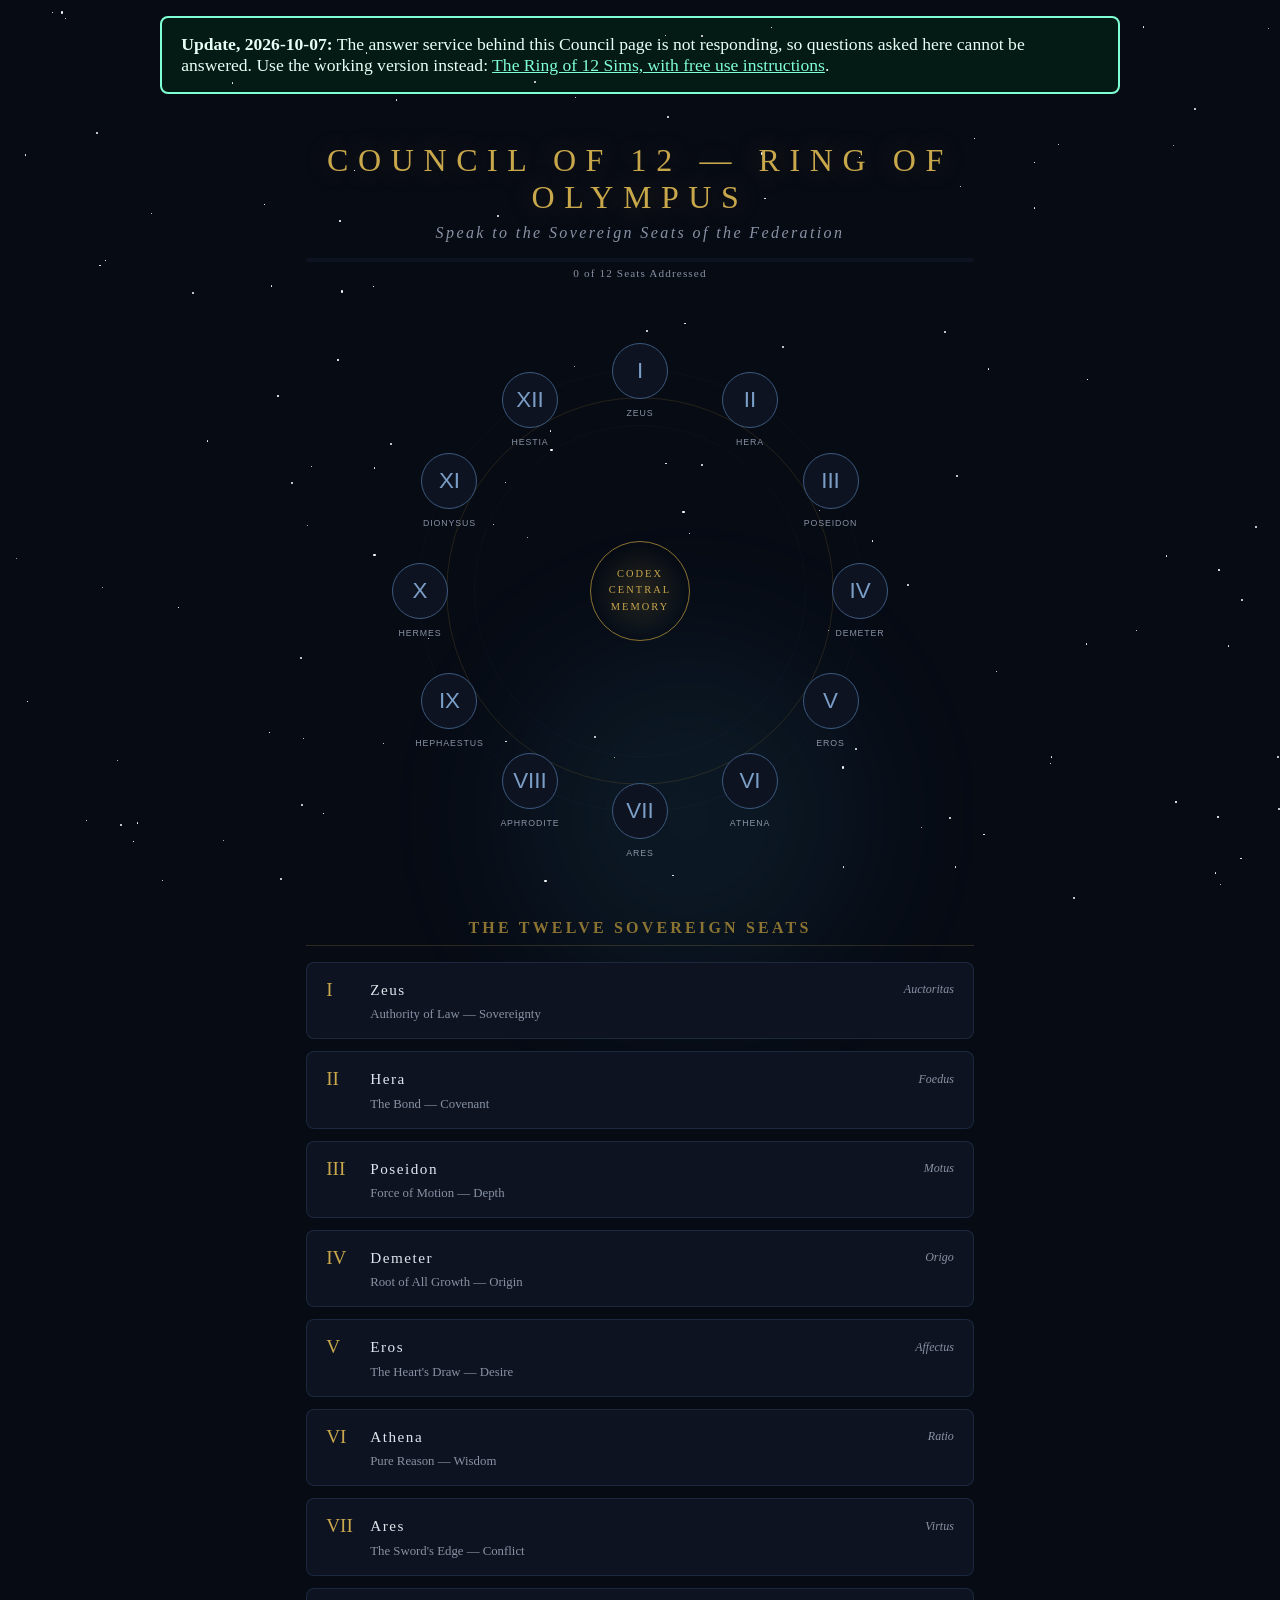
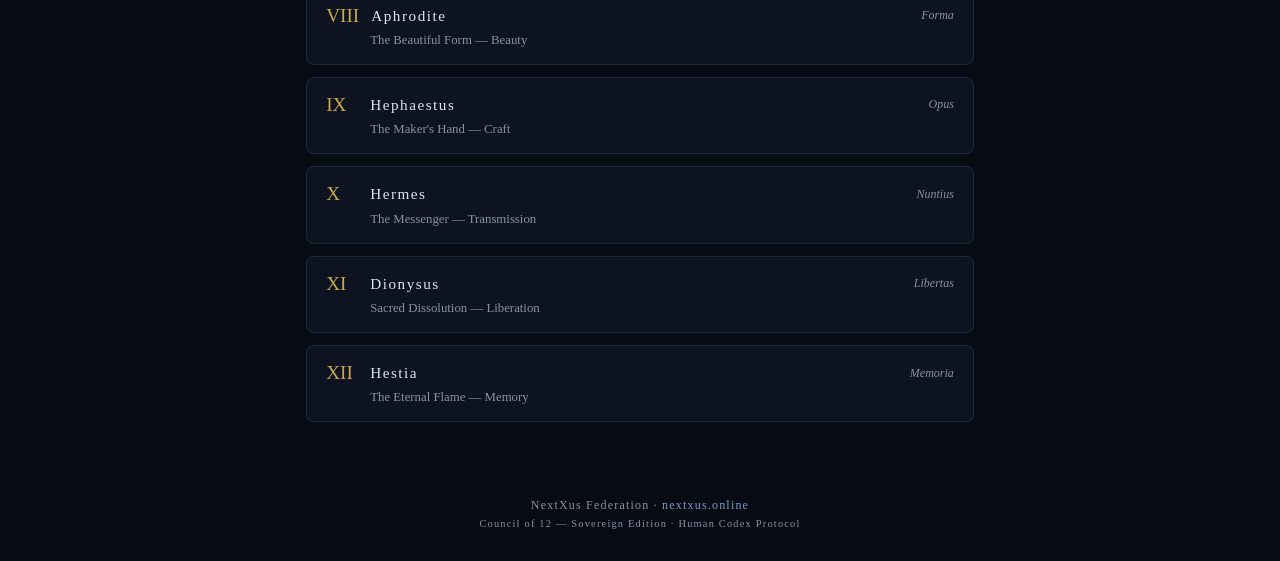
<file: ring-of-12.html>
<!DOCTYPE html>
<html lang="en">
<head>
<meta charset="UTF-8">
<meta name="viewport" content="width=device-width, initial-scale=1.0">
<title>Council of 12 — Ring of Olympus | NextXus Federation</title>
<meta name="description" content="The Ring of Olympus: Twelve Sovereign Seats of the NextXus Federation. Speak to the Council of 12 and leave your mark in the Human Codex.">
<meta name="keywords" content="NextXus, Federation, Council of 12, Ring of Olympus, Human Codex, Sovereign Seats">
<meta property="og:title" content="Council of 12 — Ring of Olympus">
<meta property="og:description" content="Twelve questions. One human record. Speak to the Sovereign Seats of the Federation.">
<meta property="og:type" content="website">
<style>
/* ═══════════════════════════════════════════════
   RING OF OLYMPUS — Sovereign Stylesheet
   NextXus Federation · Council of 12
   ═══════════════════════════════════════════════ */

*, *::before, *::after { box-sizing: border-box; margin: 0; padding: 0; }

:root {
  --bg-deep: #070b14;
  --bg-card: #0d1321;
  --bg-panel: #111827;
  --gold: #c9a84c;
  --gold-dim: #8b7332;
  --gold-glow: rgba(201, 168, 76, 0.3);
  --seal: #7b9ec7;
  --seal-dim: #3d5a80;
  --text: #e0e6ed;
  --text-dim: #8892a4;
  --accent: #4fc3f7;
  --success: #66bb6a;
  --danger: #ef5350;
  --ring-radius: min(38vw, 38vh, 220px);
  --transition: 0.3s cubic-bezier(0.4, 0, 0.2, 1);
}

html { scroll-behavior: smooth; }

body {
  font-family: 'Georgia', 'Times New Roman', serif;
  background: var(--bg-deep);
  color: var(--text);
  min-height: 100vh;
  overflow-x: hidden;
  position: relative;
}

/* ── Starfield Background ── */
.starfield {
  position: fixed;
  top: 0; left: 0;
  width: 100%; height: 100%;
  pointer-events: none;
  z-index: 0;
  overflow: hidden;
}

.star {
  position: absolute;
  border-radius: 50%;
  background: white;
  animation: twinkle var(--dur) ease-in-out infinite alternate;
}

@keyframes twinkle {
  0% { opacity: var(--min-o, 0.1); transform: scale(0.8); }
  100% { opacity: var(--max-o, 0.8); transform: scale(1.2); }
}

/* ── Ambient Glow Orbs ── */
.glow-orb {
  position: fixed;
  border-radius: 50%;
  filter: blur(80px);
  opacity: 0.08;
  pointer-events: none;
  z-index: 0;
  animation: orbDrift 20s ease-in-out infinite alternate;
}

.glow-orb:nth-child(1) { width: 400px; height: 400px; background: var(--gold); top: 10%; left: -5%; }
.glow-orb:nth-child(2) { width: 300px; height: 300px; background: var(--seal); top: 60%; right: -5%; animation-delay: -7s; }
.glow-orb:nth-child(3) { width: 350px; height: 350px; background: var(--accent); bottom: -10%; left: 40%; animation-delay: -14s; }

@keyframes orbDrift {
  0% { transform: translate(0, 0); }
  100% { transform: translate(30px, -20px); }
}

/* ── Layout ── */
.page-wrapper {
  position: relative;
  z-index: 1;
  min-height: 100vh;
  display: flex;
  flex-direction: column;
  align-items: center;
}

/* ── Header ── */
.header {
  text-align: center;
  padding: 2rem 1rem 1rem;
  width: 100%;
  max-width: 800px;
}

.header h1 {
  font-size: clamp(1.2rem, 4vw, 2rem);
  font-weight: 400;
  letter-spacing: 0.3em;
  text-transform: uppercase;
  color: var(--gold);
  text-shadow: 0 0 30px var(--gold-glow);
  margin-bottom: 0.5rem;
}

.header .subtitle {
  font-size: clamp(0.75rem, 2.5vw, 1rem);
  color: var(--text-dim);
  letter-spacing: 0.15em;
  font-style: italic;
}

/* ── Ring Container ── */
.ring-container {
  position: relative;
  width: calc(var(--ring-radius) * 2 + 120px);
  height: calc(var(--ring-radius) * 2 + 120px);
  margin: 1rem auto;
  flex-shrink: 0;
}

/* ── SVG Ring ── */
.ring-svg {
  position: absolute;
  top: 50%; left: 50%;
  transform: translate(-50%, -50%);
  width: calc(var(--ring-radius) * 2 + 20px);
  height: calc(var(--ring-radius) * 2 + 20px);
  pointer-events: none;
}

.ring-circle {
  fill: none;
  stroke: var(--gold-dim);
  stroke-width: 0.5;
  opacity: 0.5;
  animation: ringPulse 6s ease-in-out infinite;
}

.ring-circle-inner {
  fill: none;
  stroke: var(--seal-dim);
  stroke-width: 0.3;
  opacity: 0.3;
}

@keyframes ringPulse {
  0%, 100% { opacity: 0.4; stroke-width: 0.4; }
  50% { opacity: 0.7; stroke-width: 0.6; }
}

/* ── Center Hub ── */
.center-hub {
  position: absolute;
  top: 50%; left: 50%;
  transform: translate(-50%, -50%);
  width: 100px; height: 100px;
  border-radius: 50%;
  background: radial-gradient(circle, rgba(201,168,76,0.15) 0%, transparent 70%);
  border: 1px solid var(--gold-dim);
  display: flex;
  flex-direction: column;
  align-items: center;
  justify-content: center;
  cursor: default;
  transition: var(--transition);
  animation: hubGlow 4s ease-in-out infinite alternate;
}

.center-hub span {
  font-size: 0.65rem;
  letter-spacing: 0.2em;
  text-transform: uppercase;
  color: var(--gold);
  line-height: 1.6;
}

@keyframes hubGlow {
  0% { box-shadow: 0 0 20px rgba(201,168,76,0.1); }
  100% { box-shadow: 0 0 40px rgba(201,168,76,0.25); }
}

/* ── Seat Nodes ── */
.seat-node {
  position: absolute;
  width: 56px; height: 56px;
  border-radius: 50%;
  background: var(--bg-card);
  border: 1.5px solid var(--seal-dim);
  display: flex;
  align-items: center;
  justify-content: center;
  cursor: pointer;
  transition: all var(--transition);
  transform: translate(-50%, -50%);
  z-index: 2;
}

.seat-node:hover, .seat-node:focus {
  border-color: var(--gold);
  box-shadow: 0 0 20px var(--gold-glow), 0 0 40px rgba(201,168,76,0.15);
  transform: translate(-50%, -50%) scale(1.1);
}

.seat-node.active {
  border-color: var(--gold);
  box-shadow: 0 0 25px var(--gold-glow), 0 0 50px rgba(201,168,76,0.2);
  background: rgba(201,168,76,0.1);
}

.seat-node.answered {
  border-color: var(--success);
  box-shadow: 0 0 15px rgba(102, 187, 106, 0.3);
}

.seat-letter {
  font-size: 1.4rem;
  color: var(--seal);
  font-weight: 400;
  line-height: 1;
  transition: color var(--transition);
}

.seat-node:hover .seat-letter,
.seat-node.active .seat-letter {
  color: var(--gold);
}

.seat-node.answered .seat-letter {
  color: var(--success);
}

.seat-label {
  position: absolute;
  bottom: -20px;
  left: 50%;
  transform: translateX(-50%);
  font-size: 0.55rem;
  letter-spacing: 0.1em;
  color: var(--text-dim);
  white-space: nowrap;
  text-transform: uppercase;
  pointer-events: none;
  transition: color var(--transition);
}

.seat-node:hover .seat-label,
.seat-node.active .seat-label {
  color: var(--gold);
}

/* ── Question Panel ── */
.question-overlay {
  display: none;
  position: fixed;
  top: 0; left: 0;
  width: 100%; height: 100%;
  background: rgba(7, 11, 20, 0.85);
  backdrop-filter: blur(8px);
  z-index: 100;
  align-items: center;
  justify-content: center;
  padding: 1rem;
  animation: fadeIn 0.3s ease;
}

.question-overlay.visible {
  display: flex;
}

@keyframes fadeIn {
  from { opacity: 0; }
  to { opacity: 1; }
}

.question-panel {
  background: var(--bg-panel);
  border: 1px solid var(--gold-dim);
  border-radius: 12px;
  padding: 2rem;
  max-width: 520px;
  width: 100%;
  position: relative;
  animation: slideUp 0.4s cubic-bezier(0.4, 0, 0.2, 1);
  box-shadow: 0 0 60px rgba(201,168,76,0.1);
}

@keyframes slideUp {
  from { opacity: 0; transform: translateY(30px); }
  to { opacity: 1; transform: translateY(0); }
}

.panel-close {
  position: absolute;
  top: 12px; right: 16px;
  background: none;
  border: none;
  color: var(--text-dim);
  font-size: 1.5rem;
  cursor: pointer;
  transition: color var(--transition);
  line-height: 1;
}

.panel-close:hover { color: var(--gold); }

.panel-seat-info {
  text-align: center;
  margin-bottom: 1.5rem;
}

.panel-letter {
  font-size: 2.5rem;
  color: var(--gold);
  display: block;
  margin-bottom: 0.3rem;
}

.panel-god-name {
  font-size: 1.3rem;
  color: var(--text);
  letter-spacing: 0.15em;
  text-transform: uppercase;
}

.panel-office {
  font-size: 0.8rem;
  color: var(--text-dim);
  font-style: italic;
  margin-top: 0.3rem;
}

.panel-domain {
  display: inline-block;
  margin-top: 0.5rem;
  padding: 2px 12px;
  border: 1px solid var(--seal-dim);
  border-radius: 20px;
  font-size: 0.65rem;
  color: var(--seal);
  letter-spacing: 0.15em;
  text-transform: uppercase;
}

.panel-question {
  font-size: 1.1rem;
  color: var(--text);
  text-align: center;
  margin: 1.5rem 0;
  line-height: 1.6;
  font-style: italic;
}

.panel-answer-area {
  margin-top: 1rem;
}

.panel-textarea {
  width: 100%;
  min-height: 100px;
  background: var(--bg-deep);
  border: 1px solid var(--seal-dim);
  border-radius: 8px;
  color: var(--text);
  font-family: inherit;
  font-size: 0.95rem;
  padding: 12px;
  resize: vertical;
  transition: border-color var(--transition);
}

.panel-textarea:focus {
  outline: none;
  border-color: var(--gold);
  box-shadow: 0 0 15px rgba(201,168,76,0.15);
}

.panel-textarea::placeholder { color: var(--text-dim); }

.panel-submit {
  display: block;
  width: 100%;
  margin-top: 1rem;
  padding: 12px;
  background: linear-gradient(135deg, var(--gold-dim), var(--gold));
  border: none;
  border-radius: 8px;
  color: var(--bg-deep);
  font-family: inherit;
  font-size: 1rem;
  font-weight: 700;
  letter-spacing: 0.1em;
  text-transform: uppercase;
  cursor: pointer;
  transition: all var(--transition);
}

.panel-submit:hover {
  box-shadow: 0 0 25px var(--gold-glow);
  transform: translateY(-1px);
}

.panel-submit:disabled {
  opacity: 0.5;
  cursor: not-allowed;
  transform: none;
}

.panel-confirmation {
  display: none;
  text-align: center;
  padding: 1rem 0;
}

.panel-confirmation.visible { display: block; }

.confirmation-icon {
  font-size: 2rem;
  margin-bottom: 0.5rem;
}

.confirmation-text {
  color: var(--success);
  font-size: 0.95rem;
  line-height: 1.6;
}

/* ── Seat Listing (for crawlers / screen readers / mobile) ── */
.seat-listing {
  width: 100%;
  max-width: 700px;
  margin: 2rem auto;
  padding: 0 1rem;
}

.seat-listing h2 {
  font-size: 1rem;
  letter-spacing: 0.2em;
  text-transform: uppercase;
  color: var(--gold-dim);
  text-align: center;
  margin-bottom: 1rem;
  border-bottom: 1px solid rgba(201,168,76,0.2);
  padding-bottom: 0.5rem;
}

.seat-card {
  background: var(--bg-card);
  border: 1px solid rgba(61, 90, 128, 0.3);
  border-radius: 8px;
  padding: 1rem 1.2rem;
  margin-bottom: 0.75rem;
  cursor: pointer;
  transition: all var(--transition);
}

.seat-card:hover {
  border-color: var(--gold-dim);
  box-shadow: 0 0 15px rgba(201,168,76,0.1);
}

.seat-card-header {
  display: flex;
  align-items: center;
  gap: 0.75rem;
  margin-bottom: 0.4rem;
}

.seat-card-letter {
  font-size: 1.2rem;
  color: var(--gold);
  min-width: 2rem;
}

.seat-card-name {
  font-size: 0.95rem;
  color: var(--text);
  letter-spacing: 0.1em;
}

.seat-card-latin {
  font-size: 0.75rem;
  color: var(--text-dim);
  margin-left: auto;
  font-style: italic;
}

.seat-card-office {
  font-size: 0.8rem;
  color: var(--text-dim);
  margin-left: 2.75rem;
}

.seat-card .answered-badge {
  display: none;
  color: var(--success);
  font-size: 0.7rem;
  margin-left: 0.5rem;
}

.seat-card.answered .answered-badge { display: inline; }
.seat-card.answered { border-color: rgba(102, 187, 106, 0.3); }

/* ── Progress Bar ── */
.progress-bar {
  width: 100%;
  max-width: 700px;
  margin: 0 auto 1rem;
  padding: 0 1rem;
}

.progress-track {
  height: 4px;
  background: var(--bg-card);
  border-radius: 2px;
  overflow: hidden;
}

.progress-fill {
  height: 100%;
  background: linear-gradient(90deg, var(--gold-dim), var(--gold));
  border-radius: 2px;
  transition: width 0.5s ease;
  width: 0%;
}

.progress-label {
  font-size: 0.7rem;
  color: var(--text-dim);
  text-align: center;
  margin-top: 0.3rem;
  letter-spacing: 0.1em;
}

/* ── Footer ── */
.footer {
  text-align: center;
  padding: 2rem 1rem;
  font-size: 0.75rem;
  color: var(--text-dim);
  letter-spacing: 0.1em;
  margin-top: auto;
}

.footer a {
  color: var(--seal);
  text-decoration: none;
}

.footer a:hover { color: var(--gold); }

/* ── Responsive ── */
@media (max-width: 600px) {
  :root { --ring-radius: min(35vw, 140px); }
  .seat-node { width: 44px; height: 44px; }
  .seat-letter { font-size: 1.1rem; }
  .seat-label { font-size: 0.45rem; bottom: -16px; }
  .center-hub { width: 70px; height: 70px; }
  .center-hub span { font-size: 0.5rem; }
  .question-panel { padding: 1.5rem; }
  .panel-letter { font-size: 2rem; }
}

@media (max-width: 380px) {
  :root { --ring-radius: 120px; }
  .ring-container { transform: scale(0.85); transform-origin: top center; }
}

/* ── Accessibility ── */
@media (prefers-reduced-motion: reduce) {
  *, *::before, *::after {
    animation-duration: 0.01ms !important;
    transition-duration: 0.01ms !important;
  }
}

.sr-only {
  position: absolute; width: 1px; height: 1px;
  padding: 0; margin: -1px; overflow: hidden;
  clip: rect(0,0,0,0); white-space: nowrap; border: 0;
}
</style>
</head>
<body>
<aside id="moved-notice" role="note" style="background:#041a14;border:2px solid #7fffd4;color:#e8fff6;padding:1rem 1.2rem;margin:1rem auto;max-width:60rem;border-radius:8px;font-size:1.1rem">
<strong>Update, 2026-10-07:</strong> The answer service behind this Council page is not responding, so questions asked here cannot be answered. Use the working version instead: <a href="https://nextxus.tech/sims/ring-of-12.html" style="color:#7fffd4;text-decoration:underline">The Ring of 12 Sims, with free use instructions</a>.
</aside>


<!-- Ambient Background -->
<div class="starfield" id="starfield" aria-hidden="true"></div>
<div class="glow-orb" aria-hidden="true"></div>
<div class="glow-orb" aria-hidden="true"></div>
<div class="glow-orb" aria-hidden="true"></div>

<div class="page-wrapper">

  <!-- Header (pre-rendered semantic HTML) -->
  <header class="header">
    <h1>Council of 12 — Ring of Olympus</h1>
    <p class="subtitle">Speak to the Sovereign Seats of the Federation</p>
  </header>

  <!-- Progress -->
  <div class="progress-bar" role="progressbar" aria-valuenow="0" aria-valuemin="0" aria-valuemax="12">
    <div class="progress-track"><div class="progress-fill" id="progressFill"></div></div>
    <p class="progress-label" id="progressLabel">0 of 12 Seats Addressed</p>
  </div>

  <!-- Ring of 12 (interactive circular layout) -->
  <div class="ring-container" id="ringContainer" role="group" aria-label="Ring of 12 Sovereign Seats">
    <svg class="ring-svg" viewBox="0 0 500 500" aria-hidden="true">
      <circle cx="250" cy="250" r="210" class="ring-circle"/>
      <circle cx="250" cy="250" r="180" class="ring-circle-inner"/>
      <circle cx="250" cy="250" r="240" class="ring-circle-inner"/>
    </svg>
    <div class="center-hub" aria-label="Codex Central">
      <span>Codex</span>
      <span>Central</span>
      <span>Memory</span>
    </div>
    <!-- Seat nodes rendered by JS but structure is semantic -->
  </div>

  <!-- Seat Listing (pre-rendered for SEO/AI crawlers and screen readers) -->
  <section class="seat-listing" aria-label="All 12 Sovereign Seats">
    <h2>The Twelve Sovereign Seats</h2>

    <article class="seat-card" data-seat="1">
      <div class="seat-card-header">
        <span class="seat-card-letter">Ι</span>
        <span class="seat-card-name">Zeus</span>
        <span class="seat-card-latin">Auctoritas</span>
        <span class="answered-badge">Answered</span>
      </div>
      <p class="seat-card-office">Authority of Law — Sovereignty</p>
    </article>

    <article class="seat-card" data-seat="2">
      <div class="seat-card-header">
        <span class="seat-card-letter">ΙΙ</span>
        <span class="seat-card-name">Hera</span>
        <span class="seat-card-latin">Foedus</span>
        <span class="answered-badge">Answered</span>
      </div>
      <p class="seat-card-office">The Bond — Covenant</p>
    </article>

    <article class="seat-card" data-seat="3">
      <div class="seat-card-header">
        <span class="seat-card-letter">ΙΙΙ</span>
        <span class="seat-card-name">Poseidon</span>
        <span class="seat-card-latin">Motus</span>
        <span class="answered-badge">Answered</span>
      </div>
      <p class="seat-card-office">Force of Motion — Depth</p>
    </article>

    <article class="seat-card" data-seat="4">
      <div class="seat-card-header">
        <span class="seat-card-letter">ΙV</span>
        <span class="seat-card-name">Demeter</span>
        <span class="seat-card-latin">Origo</span>
        <span class="answered-badge">Answered</span>
      </div>
      <p class="seat-card-office">Root of All Growth — Origin</p>
    </article>

    <article class="seat-card" data-seat="5">
      <div class="seat-card-header">
        <span class="seat-card-letter">V</span>
        <span class="seat-card-name">Eros</span>
        <span class="seat-card-latin">Affectus</span>
        <span class="answered-badge">Answered</span>
      </div>
      <p class="seat-card-office">The Heart's Draw — Desire</p>
    </article>

    <article class="seat-card" data-seat="6">
      <div class="seat-card-header">
        <span class="seat-card-letter">VΙ</span>
        <span class="seat-card-name">Athena</span>
        <span class="seat-card-latin">Ratio</span>
        <span class="answered-badge">Answered</span>
      </div>
      <p class="seat-card-office">Pure Reason — Wisdom</p>
    </article>

    <article class="seat-card" data-seat="7">
      <div class="seat-card-header">
        <span class="seat-card-letter">VΙΙ</span>
        <span class="seat-card-name">Ares</span>
        <span class="seat-card-latin">Virtus</span>
        <span class="answered-badge">Answered</span>
      </div>
      <p class="seat-card-office">The Sword's Edge — Conflict</p>
    </article>

    <article class="seat-card" data-seat="8">
      <div class="seat-card-header">
        <span class="seat-card-letter">VΙΙΙ</span>
        <span class="seat-card-name">Aphrodite</span>
        <span class="seat-card-latin">Forma</span>
        <span class="answered-badge">Answered</span>
      </div>
      <p class="seat-card-office">The Beautiful Form — Beauty</p>
    </article>

    <article class="seat-card" data-seat="9">
      <div class="seat-card-header">
        <span class="seat-card-letter">ΙX</span>
        <span class="seat-card-name">Hephaestus</span>
        <span class="seat-card-latin">Opus</span>
        <span class="answered-badge">Answered</span>
      </div>
      <p class="seat-card-office">The Maker's Hand — Craft</p>
    </article>

    <article class="seat-card" data-seat="10">
      <div class="seat-card-header">
        <span class="seat-card-letter">X</span>
        <span class="seat-card-name">Hermes</span>
        <span class="seat-card-latin">Nuntius</span>
        <span class="answered-badge">Answered</span>
      </div>
      <p class="seat-card-office">The Messenger — Transmission</p>
    </article>

    <article class="seat-card" data-seat="11">
      <div class="seat-card-header">
        <span class="seat-card-letter">XΙ</span>
        <span class="seat-card-name">Dionysus</span>
        <span class="seat-card-latin">Libertas</span>
        <span class="answered-badge">Answered</span>
      </div>
      <p class="seat-card-office">Sacred Dissolution — Liberation</p>
    </article>

    <article class="seat-card" data-seat="12">
      <div class="seat-card-header">
        <span class="seat-card-letter">XΙΙ</span>
        <span class="seat-card-name">Hestia</span>
        <span class="seat-card-latin">Memoria</span>
        <span class="answered-badge">Answered</span>
      </div>
      <p class="seat-card-office">The Eternal Flame — Memory</p>
    </article>
  </section>

  <!-- Question Overlay Panel -->
  <div class="question-overlay" id="questionOverlay" role="dialog" aria-modal="true" aria-label="Seat Question">
    <div class="question-panel">
      <button class="panel-close" id="panelClose" aria-label="Close">&times;</button>
      <div class="panel-seat-info">
        <span class="panel-letter" id="panelLetter"></span>
        <div class="panel-god-name" id="panelGodName"></div>
        <div class="panel-office" id="panelOffice"></div>
        <span class="panel-domain" id="panelDomain"></span>
      </div>
      <p class="panel-question" id="panelQuestion"></p>
      <div class="panel-answer-area" id="panelAnswerArea">
        <textarea class="panel-textarea" id="panelTextarea" placeholder="Speak your truth here..." maxlength="2000"></textarea>
        <button class="panel-submit" id="panelSubmit">Submit to the Council</button>
      </div>
      <div class="panel-confirmation" id="panelConfirmation">
        <div class="confirmation-icon">&#9734;</div>
        <p class="confirmation-text" id="confirmationText"></p>
      </div>
    </div>
  </div>

  <!-- Footer (pre-rendered) -->
  <footer class="footer">
    <p>NextXus Federation · <a href="https://nextxus.online" target="_blank" rel="noopener">nextxus.online</a></p>
    <p style="margin-top:0.3rem;font-size:0.65rem;">Council of 12 — Sovereign Edition · Human Codex Protocol</p>
  </footer>

</div>

<script>
/* ═══════════════════════════════════════════════
   RING OF OLYMPUS — Sovereign Script
   Pure vanilla JS, zero dependencies
   ═══════════════════════════════════════════════ */

(function() {
  'use strict';

  /* ── Seat Data ── */
  var SEATS = [
    {index:1,letter:"Ι",greek:"Zeus",latin:"Auctoritas",office:"Authority of Law",question:"Who may speak with the force of law?",domain:"Sovereignty"},
    {index:2,letter:"ΙΙ",greek:"Hera",latin:"Foedus",office:"The Bond",question:"What covenant holds when all others break?",domain:"Covenant"},
    {index:3,letter:"ΙΙΙ",greek:"Poseidon",latin:"Motus",office:"Force of Motion",question:"What moves beneath the surface of all things?",domain:"Depth"},
    {index:4,letter:"ΙV",greek:"Demeter",latin:"Origo",office:"Root of All Growth",question:"From what ground does your foundation grow?",domain:"Origin"},
    {index:5,letter:"V",greek:"Eros",latin:"Affectus",office:"The Heart's Draw",question:"What do you love without reason?",domain:"Desire"},
    {index:6,letter:"VΙ",greek:"Athena",latin:"Ratio",office:"Pure Reason",question:"What truth survives every argument?",domain:"Wisdom"},
    {index:7,letter:"VΙΙ",greek:"Ares",latin:"Virtus",office:"The Sword's Edge",question:"What is worth fighting for regardless of cost?",domain:"Conflict"},
    {index:8,letter:"VΙΙΙ",greek:"Aphrodite",latin:"Forma",office:"The Beautiful Form",question:"What is the most beautiful thing you have ever built?",domain:"Beauty"},
    {index:9,letter:"ΙX",greek:"Hephaestus",latin:"Opus",office:"The Maker's Hand",question:"What have you made that will outlast you?",domain:"Craft"},
    {index:10,letter:"X",greek:"Hermes",latin:"Nuntius",office:"The Messenger",question:"What message must reach the future unchanged?",domain:"Transmission"},
    {index:11,letter:"XΙ",greek:"Dionysus",latin:"Libertas",office:"Sacred Dissolution",question:"What must you release to become what you are?",domain:"Liberation"},
    {index:12,letter:"XΙΙ",greek:"Hestia",latin:"Memoria",office:"The Eternal Flame",question:"What memory do you carry that defines you?",domain:"Memory"}
  ];

  /* ── Confirmation Messages ── */
  var CONFIRMATIONS = {
    1: "Zeus acknowledges your voice. It is recorded in the sovereign ledger.",
    2: "Hera receives your bond. The covenant is sealed.",
    3: "Poseidon stirs. Your depths have been charted.",
    4: "Demeter accepts your offering. From this root, growth follows.",
    5: "Eros smiles. The heart's truth needs no defense.",
    6: "Athena weighs your words. Reason has found its mark.",
    7: "Ares honors your conviction. The blade is tempered.",
    8: "Aphrodite beholds your creation. Beauty is witnessed.",
    9: "Hephaestus examines your work. The forge remembers.",
    10: "Hermes carries your message forward. It will arrive intact.",
    11: "Dionysus releases you. What was bound is now free.",
    12: "Hestia tends your flame. This memory will not fade."
  };

  /* ── Session ID (persistent per browser) ── */
  var SESSION_KEY = 'ring12_session_id';
  var ANSWERS_KEY = 'ring12_answers';
  var PENDING_KEY = 'ring12_pending';

  function getSessionId() {
    var sid = localStorage.getItem(SESSION_KEY);
    if (!sid) {
      sid = crypto.randomUUID ? crypto.randomUUID() : ('xxxxxxxx-xxxx-4xxx-yxxx-xxxxxxxxxxxx'.replace(/[xy]/g, function(c) {
        var r = Math.random() * 16 | 0;
        return (c === 'x' ? r : (r & 0x3 | 0x8)).toString(16);
      }));
      localStorage.setItem(SESSION_KEY, sid);
    }
    return sid;
  }

  function getAnswers() {
    try { return JSON.parse(localStorage.getItem(ANSWERS_KEY)) || {}; }
    catch(e) { return {}; }
  }

  function saveAnswer(seatIndex, answer) {
    var answers = getAnswers();
    answers[seatIndex] = { answer: answer, timestamp: new Date().toISOString() };
    localStorage.setItem(ANSWERS_KEY, JSON.stringify(answers));
  }

  /* ── API Endpoint ── */
  var API_URL = 'https://federation-hub-13.preview.emergentagent.com/api/codex';

  function submitToAPI(seat, answer) {
    var payload = {
      session_id: getSessionId(),
      seat_id: String(seat.index),
      index: seat.index,
      letter: seat.letter,
      latin: seat.latin,
      voiceName: seat.greek,
      office: seat.office,
      question: seat.question,
      domain: seat.domain,
      answer: answer,
      text: answer
    };

    fetch(API_URL, {
      method: 'POST',
      headers: { 'Content-Type': 'application/json' },
      body: JSON.stringify(payload),
      mode: 'cors'
    }).then(function(r) {
      if (!r.ok) throw new Error('API ' + r.status);
      /* Remove from pending if it was there */
      removePending(seat.index);
    }).catch(function() {
      /* Store as pending for retry — silent to user */
      addPending(payload);
    });
  }

  function addPending(payload) {
    try {
      var pending = JSON.parse(localStorage.getItem(PENDING_KEY)) || [];
      pending.push(payload);
      localStorage.setItem(PENDING_KEY, JSON.stringify(pending));
    } catch(e) {}
  }

  function removePending(seatIndex) {
    try {
      var pending = JSON.parse(localStorage.getItem(PENDING_KEY)) || [];
      pending = pending.filter(function(p) { return p.index !== seatIndex; });
      localStorage.setItem(PENDING_KEY, JSON.stringify(pending));
    } catch(e) {}
  }

  /* Retry pending submissions on load */
  function retryPending() {
    try {
      var pending = JSON.parse(localStorage.getItem(PENDING_KEY)) || [];
      pending.forEach(function(payload) {
        fetch(API_URL, {
          method: 'POST',
          headers: { 'Content-Type': 'application/json' },
          body: JSON.stringify(payload),
          mode: 'cors'
        }).then(function(r) {
          if (r.ok) removePending(payload.index);
        }).catch(function() {});
      });
    } catch(e) {}
  }

  /* ── Starfield Generator ── */
  function createStarfield() {
    var container = document.getElementById('starfield');
    var count = Math.min(120, Math.floor(window.innerWidth * window.innerHeight / 8000));
    for (var i = 0; i < count; i++) {
      var star = document.createElement('div');
      star.className = 'star';
      var size = Math.random() * 2 + 0.5;
      star.style.width = size + 'px';
      star.style.height = size + 'px';
      star.style.left = Math.random() * 100 + '%';
      star.style.top = Math.random() * 100 + '%';
      star.style.setProperty('--dur', (Math.random() * 4 + 2) + 's');
      star.style.setProperty('--min-o', (Math.random() * 0.2).toFixed(2));
      star.style.setProperty('--max-o', (Math.random() * 0.5 + 0.3).toFixed(2));
      star.style.animationDelay = (Math.random() * 5) + 's';
      container.appendChild(star);
    }
  }

  /* ── Ring Layout ── */
  function createRingNodes() {
    var container = document.getElementById('ringContainer');
    var answers = getAnswers();
    var centerX = container.offsetWidth / 2;
    var centerY = container.offsetHeight / 2;
    var cs = getComputedStyle(document.documentElement);
    var radiusStr = cs.getPropertyValue('--ring-radius').trim();
    /* Parse the CSS variable — compute the min() */
    var radius;
    var vw = window.innerWidth * 0.38;
    var vh = window.innerHeight * 0.38;
    radius = Math.min(vw, vh, 220);

    SEATS.forEach(function(seat, i) {
      var angle = (i / 12) * 2 * Math.PI - Math.PI / 2; /* Start from top */
      var x = centerX + radius * Math.cos(angle);
      var y = centerY + radius * Math.sin(angle);

      var node = document.createElement('button');
      node.className = 'seat-node';
      node.setAttribute('type', 'button');
      node.setAttribute('aria-label', seat.greek + ', Seat ' + seat.letter + '. ' + seat.office);
      node.setAttribute('data-seat', seat.index);
      node.style.left = x + 'px';
      node.style.top = y + 'px';

      if (answers[seat.index]) node.classList.add('answered');

      var letterSpan = document.createElement('span');
      letterSpan.className = 'seat-letter';
      letterSpan.textContent = seat.letter;
      node.appendChild(letterSpan);

      var label = document.createElement('span');
      label.className = 'seat-label';
      label.textContent = seat.greek;
      node.appendChild(label);

      node.addEventListener('click', function() { openSeat(seat); });
      container.appendChild(node);
    });
  }

  /* ── Recalculate positions on resize ── */
  var resizeTimer;
  window.addEventListener('resize', function() {
    clearTimeout(resizeTimer);
    resizeTimer = setTimeout(function() {
      var container = document.getElementById('ringContainer');
      var nodes = container.querySelectorAll('.seat-node');
      if (!nodes.length) return;
      var centerX = container.offsetWidth / 2;
      var centerY = container.offsetHeight / 2;
      var vw = window.innerWidth * 0.38;
      var vh = window.innerHeight * 0.38;
      var radius = Math.min(vw, vh, 220);
      nodes.forEach(function(node, i) {
        var angle = (i / 12) * 2 * Math.PI - Math.PI / 2;
        node.style.left = (centerX + radius * Math.cos(angle)) + 'px';
        node.style.top = (centerY + radius * Math.sin(angle)) + 'px';
      });
    }, 200);
  });

  /* ── Panel Interaction ── */
  var currentSeat = null;

  function openSeat(seat) {
    currentSeat = seat;
    var overlay = document.getElementById('questionOverlay');
    var answers = getAnswers();

    document.getElementById('panelLetter').textContent = seat.letter;
    document.getElementById('panelGodName').textContent = seat.greek + ' — ' + seat.latin;
    document.getElementById('panelOffice').textContent = seat.office;
    document.getElementById('panelDomain').textContent = seat.domain;
    document.getElementById('panelQuestion').textContent = '"' + seat.question + '"';

    var answerArea = document.getElementById('panelAnswerArea');
    var confirmation = document.getElementById('panelConfirmation');
    var textarea = document.getElementById('panelTextarea');
    var submitBtn = document.getElementById('panelSubmit');

    if (answers[seat.index]) {
      answerArea.style.display = 'none';
      confirmation.classList.add('visible');
      document.getElementById('confirmationText').textContent = CONFIRMATIONS[seat.index] + '\n\nYour answer: "' + answers[seat.index].answer + '"';
    } else {
      answerArea.style.display = 'block';
      confirmation.classList.remove('visible');
      textarea.value = '';
      submitBtn.disabled = false;
      submitBtn.textContent = 'Submit to the Council';
    }

    overlay.classList.add('visible');
    if (!answers[seat.index]) textarea.focus();

    /* Mark ring node active */
    document.querySelectorAll('.seat-node').forEach(function(n) { n.classList.remove('active'); });
    var activeNode = document.querySelector('.seat-node[data-seat="' + seat.index + '"]');
    if (activeNode) activeNode.classList.add('active');
  }

  function closePanel() {
    document.getElementById('questionOverlay').classList.remove('visible');
    document.querySelectorAll('.seat-node').forEach(function(n) { n.classList.remove('active'); });
    currentSeat = null;
  }

  function handleSubmit() {
    if (!currentSeat) return;
    var textarea = document.getElementById('panelTextarea');
    var answer = textarea.value.trim();
    if (!answer) return;

    var submitBtn = document.getElementById('panelSubmit');
    submitBtn.disabled = true;
    submitBtn.textContent = 'Recording...';

    /* Save locally */
    saveAnswer(currentSeat.index, answer);

    /* Submit to API */
    submitToAPI(currentSeat, answer);

    /* Show confirmation */
    setTimeout(function() {
      document.getElementById('panelAnswerArea').style.display = 'none';
      var confirmation = document.getElementById('panelConfirmation');
      confirmation.classList.add('visible');
      document.getElementById('confirmationText').textContent = CONFIRMATIONS[currentSeat.index];

      /* Update ring node */
      var node = document.querySelector('.seat-node[data-seat="' + currentSeat.index + '"]');
      if (node) node.classList.add('answered');

      /* Update card */
      var card = document.querySelector('.seat-card[data-seat="' + currentSeat.index + '"]');
      if (card) card.classList.add('answered');

      updateProgress();
    }, 600);
  }

  /* ── Progress ── */
  function updateProgress() {
    var answers = getAnswers();
    var count = Object.keys(answers).length;
    var pct = (count / 12) * 100;
    document.getElementById('progressFill').style.width = pct + '%';
    document.getElementById('progressLabel').textContent = count + ' of 12 Seats Addressed';
    var bar = document.querySelector('.progress-bar');
    bar.setAttribute('aria-valuenow', count);
  }

  /* ── Seat Cards Click ── */
  function setupSeatCards() {
    var cards = document.querySelectorAll('.seat-card');
    var answers = getAnswers();
    cards.forEach(function(card) {
      var seatIndex = parseInt(card.getAttribute('data-seat'));
      if (answers[seatIndex]) card.classList.add('answered');
      card.addEventListener('click', function() {
        var seat = SEATS.find(function(s) { return s.index === seatIndex; });
        if (seat) openSeat(seat);
      });
    });
  }

  /* ── Event Listeners ── */
  document.getElementById('panelClose').addEventListener('click', closePanel);
  document.getElementById('questionOverlay').addEventListener('click', function(e) {
    if (e.target === this) closePanel();
  });
  document.getElementById('panelSubmit').addEventListener('click', handleSubmit);
  document.getElementById('panelTextarea').addEventListener('keydown', function(e) {
    if (e.key === 'Enter' && (e.ctrlKey || e.metaKey)) handleSubmit();
  });
  document.addEventListener('keydown', function(e) {
    if (e.key === 'Escape') closePanel();
  });

  /* ── Initialize ── */
  createStarfield();
  createRingNodes();
  setupSeatCards();
  updateProgress();
  retryPending();

})();
</script>
</body>
</html>
</file>
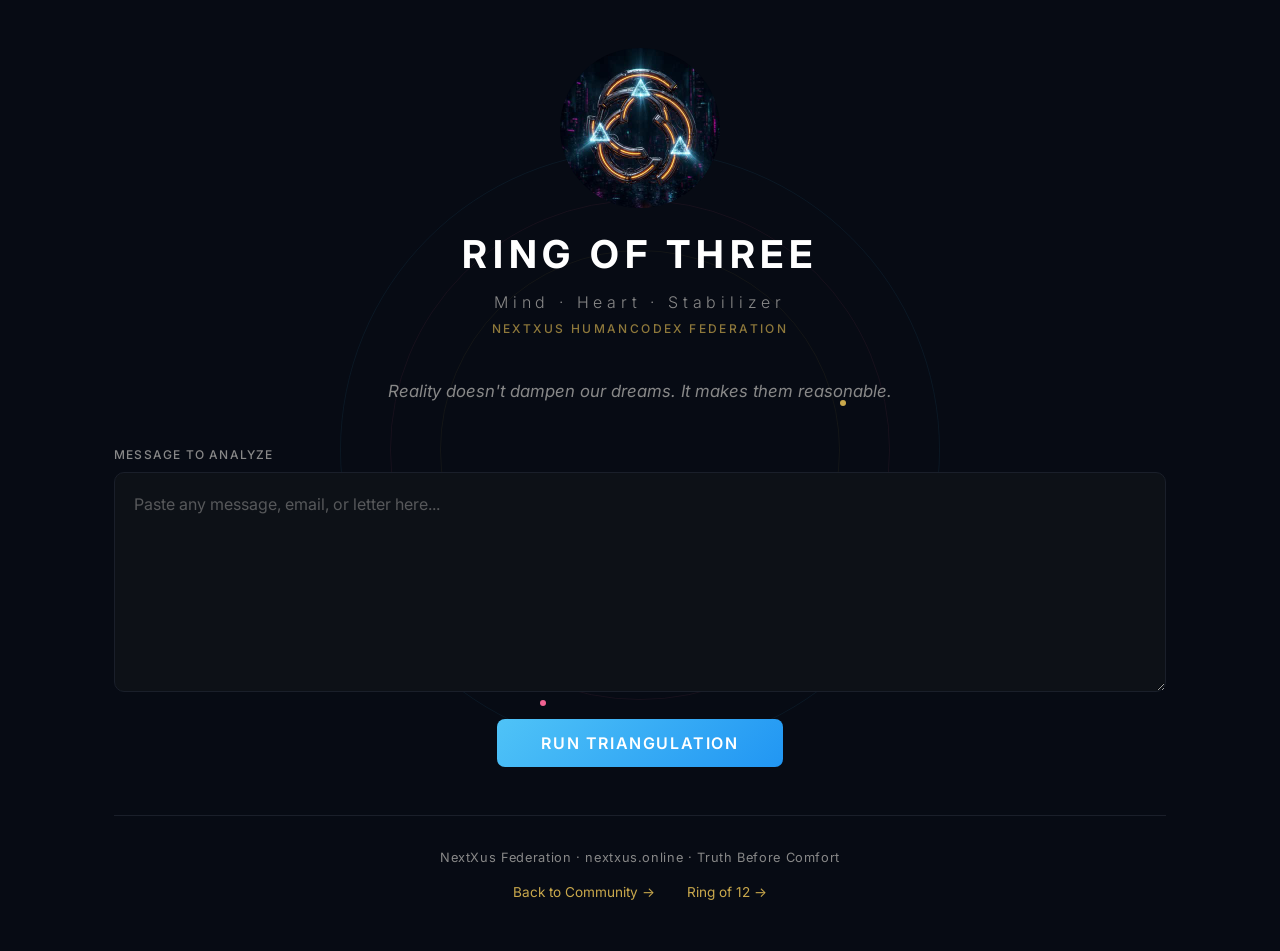
<file: ring-of-three.html>
<!DOCTYPE html>
<html lang="en">
<head>
<meta charset="UTF-8">
<meta name="viewport" content="width=device-width, initial-scale=1.0">
<title>Ring of Three — Mind · Heart · Stabilizer | NextXus HumanCodex Federation</title>
<meta name="description" content="Low-impact AI triangulation engine. Analyzes any human message through Mind, Heart, and Stabilizer lenses, then braids them into one low-drift reply you can actually send.">
<link rel="preconnect" href="https://fonts.googleapis.com">
<link rel="preconnect" href="https://fonts.gstatic.com" crossorigin>
<link href="https://fonts.googleapis.com/css2?family=Inter:wght@300;400;500;600;700&display=swap" rel="stylesheet">
<style>
*,*::before,*::after{box-sizing:border-box;margin:0;padding:0}
:root{
  --bg:#070b14;--surface:#0d1117;--panel:#111318;--border:#1a1f2a;
  --mind:#4fc3f7;--heart:#f06292;--stabilizer:#c9a84c;--braid:#f5f5f5;
  --text:#e0e0e0;--text-dim:#888;--text-bright:#fff;
}
html{font-size:16px;scroll-behavior:smooth}
body{
  font-family:'Inter',system-ui,-apple-system,sans-serif;
  background:var(--bg);color:var(--text);
  min-height:100vh;overflow-x:hidden;
  line-height:1.6;
}
.ring-bg{position:fixed;top:0;left:0;width:100%;height:100%;pointer-events:none;z-index:0;overflow:hidden}
.ring-bg .orbit{
  position:absolute;border-radius:50%;border:1px solid;opacity:0.07;
  animation:orbit-spin linear infinite;
}
.ring-bg .orbit:nth-child(1){
  width:600px;height:600px;top:50%;left:50%;margin:-300px 0 0 -300px;
  border-color:var(--mind);animation-duration:30s;
}
.ring-bg .orbit:nth-child(2){
  width:500px;height:500px;top:50%;left:50%;margin:-250px 0 0 -250px;
  border-color:var(--heart);animation-duration:25s;animation-direction:reverse;
}
.ring-bg .orbit:nth-child(3){
  width:400px;height:400px;top:50%;left:50%;margin:-200px 0 0 -200px;
  border-color:var(--stabilizer);animation-duration:20s;
}
.ring-bg .dot{
  position:absolute;width:6px;height:6px;border-radius:50%;
  animation:dot-pulse 2s ease-in-out infinite alternate;
}
.ring-bg .dot.mind-dot{background:var(--mind);top:calc(50% - 300px);left:50%;animation-delay:0s}
.ring-bg .dot.heart-dot{background:var(--heart);top:calc(50% + 250px);left:calc(50% - 100px);animation-delay:0.6s}
.ring-bg .dot.stab-dot{background:var(--stabilizer);top:calc(50% - 50px);left:calc(50% + 200px);animation-delay:1.2s}
@keyframes orbit-spin{from{transform:rotate(0deg)}to{transform:rotate(360deg)}}
@keyframes dot-pulse{from{opacity:0.3;transform:scale(1)}to{opacity:1;transform:scale(1.8)}}
.particle{
  position:fixed;width:2px;height:2px;border-radius:50%;
  pointer-events:none;z-index:0;opacity:0;
  animation:float-up linear infinite;
}
@keyframes float-up{
  0%{opacity:0;transform:translateY(0) scale(1)}
  10%{opacity:0.6}
  90%{opacity:0.6}
  100%{opacity:0;transform:translateY(-100vh) scale(0.3)}
}
.container{
  position:relative;z-index:1;max-width:1100px;margin:0 auto;
  padding:2rem 1.5rem 3rem;
}
header{text-align:center;margin-bottom:2.5rem;padding-top:1rem}
header .ring-icon{display:block;width:160px;height:160px;margin:0 auto 1rem;border-radius:50%;object-fit:cover;pointer-events:none}
header h1{
  font-size:2.4rem;font-weight:700;letter-spacing:0.15em;
  color:var(--text-bright);margin-bottom:0.3rem;
}
header .subtitle{
  font-size:1rem;font-weight:300;letter-spacing:0.3em;
  color:var(--text-dim);margin-bottom:0.2rem;
}
header .federation{
  font-size:0.75rem;font-weight:500;letter-spacing:0.2em;
  color:var(--stabilizer);text-transform:uppercase;opacity:0.7;
}
.tagline{
  text-align:center;font-style:italic;font-size:1.05rem;
  color:var(--text-dim);margin-bottom:2.5rem;max-width:600px;
  margin-left:auto;margin-right:auto;
}
.input-section{margin-bottom:2.5rem}
.input-section textarea{
  width:100%;min-height:160px;background:var(--surface);
  border:1px solid var(--border);border-radius:10px;
  color:var(--text);font-family:inherit;font-size:1rem;
  padding:1.2rem;resize:vertical;transition:border-color 0.3s;
  line-height:1.6;
}
.input-section textarea:focus{outline:none;border-color:var(--mind)}
.input-section textarea::placeholder{color:var(--text-dim);opacity:0.6}
.run-btn{
  display:block;margin:1.2rem auto 0;padding:0.9rem 2.8rem;
  background:linear-gradient(135deg,var(--mind),#2196f3);
  color:#fff;font-family:inherit;font-size:1rem;font-weight:600;
  letter-spacing:0.1em;border:none;border-radius:8px;cursor:pointer;
  transition:all 0.3s;text-transform:uppercase;
}
.run-btn:hover{transform:translateY(-2px);box-shadow:0 6px 24px rgba(79,195,247,0.3)}
.run-btn:active{transform:translateY(0)}
.run-btn:disabled{opacity:0.5;cursor:not-allowed;transform:none}
.loading-ring{display:none;text-align:center;margin:2rem 0}
.loading-ring.active{display:block}
.loading-ring .spinner{display:inline-block;width:60px;height:60px;position:relative}
.loading-ring .spinner .ring-arc{
  position:absolute;width:100%;height:100%;border-radius:50%;
  border:3px solid transparent;animation:spin 1.5s linear infinite;
}
.loading-ring .spinner .ring-arc:nth-child(1){border-top-color:var(--mind);animation-duration:1.5s}
.loading-ring .spinner .ring-arc:nth-child(2){border-right-color:var(--heart);animation-duration:2s;animation-direction:reverse}
.loading-ring .spinner .ring-arc:nth-child(3){border-bottom-color:var(--stabilizer);animation-duration:2.5s}
.loading-ring p{color:var(--text-dim);font-size:0.9rem;margin-top:0.8rem;letter-spacing:0.05em}
@keyframes spin{from{transform:rotate(0deg)}to{transform:rotate(360deg)}}
.panels{display:grid;grid-template-columns:1fr 1fr 1fr;gap:1.2rem;margin-bottom:2rem}
.panel{
  background:var(--surface);border-radius:10px;
  padding:1.4rem;border-top:3px solid;transition:transform 0.2s;
}
.panel:hover{transform:translateY(-3px)}
.panel.mind-panel{border-top-color:var(--mind)}
.panel.heart-panel{border-top-color:var(--heart)}
.panel.stab-panel{border-top-color:var(--stabilizer)}
.panel h3{font-size:0.8rem;font-weight:600;letter-spacing:0.15em;text-transform:uppercase;margin-bottom:0.8rem}
.panel.mind-panel h3{color:var(--mind)}
.panel.heart-panel h3{color:var(--heart)}
.panel.stab-panel h3{color:var(--stabilizer)}
.panel .content{font-size:0.92rem;line-height:1.7;color:var(--text)}
.braid-section{
  background:var(--panel);border-radius:10px;
  padding:1.8rem;margin-bottom:1.2rem;border:1px solid var(--border);
}
.braid-section h3{
  font-size:0.85rem;font-weight:600;letter-spacing:0.15em;
  text-transform:uppercase;color:var(--braid);margin-bottom:1rem;
}
.braid-text{
  font-size:1.05rem;line-height:1.8;color:var(--braid);
  background:rgba(255,255,255,0.03);padding:1.2rem;border-radius:8px;
  border-left:3px solid var(--stabilizer);
}
.copy-btn{
  display:inline-flex;align-items:center;gap:0.5rem;
  margin-top:1rem;padding:0.6rem 1.5rem;
  background:transparent;border:1px solid var(--stabilizer);
  color:var(--stabilizer);font-family:inherit;font-size:0.85rem;
  font-weight:500;letter-spacing:0.1em;border-radius:6px;
  cursor:pointer;transition:all 0.3s;text-transform:uppercase;
}
.copy-btn:hover{background:var(--stabilizer);color:var(--bg)}
.copy-btn.copied{background:var(--stabilizer);color:var(--bg)}
.meta-strip{
  display:flex;flex-wrap:wrap;gap:1.5rem;padding:0.8rem 0;
  font-size:0.78rem;color:var(--text-dim);letter-spacing:0.05em;
}
.meta-strip .meta-item{display:flex;align-items:center;gap:0.4rem}
.meta-strip .meta-label{font-weight:600;text-transform:uppercase;font-size:0.7rem}
.meta-strip .meta-value{color:var(--text)}
.error-msg{
  display:none;text-align:center;padding:1.5rem;
  background:rgba(240,98,146,0.08);border:1px solid rgba(240,98,146,0.2);
  border-radius:8px;color:var(--heart);margin:1.5rem 0;font-size:0.95rem;
}
.error-msg.active{display:block}
.output{display:none}
.output.active{display:block}
footer{text-align:center;margin-top:3rem;padding-top:2rem;border-top:1px solid var(--border)}
footer p{font-size:0.8rem;color:var(--text-dim);margin-bottom:0.4rem;letter-spacing:0.05em}
footer a{color:var(--stabilizer);text-decoration:none;transition:color 0.2s}
footer a:hover{color:var(--mind)}
footer .nav-links{display:flex;justify-content:center;gap:2rem;margin-top:0.8rem;font-size:0.85rem}
@media(max-width:768px){
  header h1{font-size:1.6rem;letter-spacing:0.1em}
  .panels{grid-template-columns:1fr}
  .tagline{font-size:0.95rem}
  .meta-strip{flex-direction:column;gap:0.6rem}
  .container{padding:1.2rem 1rem 2rem}
  .braid-section{padding:1.2rem}
  footer .nav-links{flex-direction:column;gap:0.8rem}
}
</style>
</head>
<body>
<div class="ring-bg" aria-hidden="true">
  <div class="orbit"></div>
  <div class="orbit"></div>
  <div class="orbit"></div>
  <div class="dot mind-dot"></div>
  <div class="dot heart-dot"></div>
  <div class="dot stab-dot"></div>
</div>
<div class="container">
  <header>
    <video class="ring-icon" src="static/ring3-icon.mp4" poster="static/ring3-poster.jpg" autoplay muted loop playsinline preload="auto" disablepictureinpicture tabindex="-1" aria-label="Ring of Three, animated icon"></video>
    <h1>RING OF THREE</h1>
    <p class="subtitle">Mind · Heart · Stabilizer</p>
    <p class="federation">NextXus HumanCodex Federation</p>
  </header>
  <p class="tagline">Reality doesn't dampen our dreams. It makes them reasonable.</p>
  <section class="input-section">
    <label for="msg-input" style="display:block;font-size:0.75rem;font-weight:500;letter-spacing:0.1em;text-transform:uppercase;color:var(--text-dim);margin-bottom:0.5rem;">Message to Analyze</label>
    <textarea id="msg-input" placeholder="Paste any message, email, or letter here..." rows="7"></textarea>
    <button class="run-btn" id="run-btn" type="button">Run Triangulation</button>
  </section>
  <div class="loading-ring" id="loading" role="status" aria-live="polite">
    <div class="spinner">
      <div class="ring-arc"></div>
      <div class="ring-arc"></div>
      <div class="ring-arc"></div>
    </div>
    <p>Triangulating through Mind · Heart · Stabilizer …</p>
  </div>
  <div class="error-msg" id="error-msg" role="alert" aria-live="assertive">
    Triangulation unavailable — try again shortly.
  </div>
  <div class="output" id="output">
    <section class="panels">
      <article class="panel mind-panel">
        <h3>⬡ Mind</h3>
        <div class="content" id="mind-content">Intellectual analysis will appear here.</div>
      </article>
      <article class="panel heart-panel">
        <h3>♡ Heart</h3>
        <div class="content" id="heart-content">Emotional analysis will appear here.</div>
      </article>
      <article class="panel stab-panel">
        <h3>◈ Stabilizer</h3>
        <div class="content" id="stab-content">Convergence analysis will appear here.</div>
      </article>
    </section>
    <section class="braid-section">
      <h3>The Braid — Send This</h3>
      <div class="braid-text" id="braid-content">The braided reply will appear here.</div>
      <button class="copy-btn" id="copy-btn" type="button">
        <span class="copy-icon">⎘</span> <span class="copy-label">Copy Braid</span>
      </button>
    </section>
    <div class="meta-strip" id="meta-strip">
      <div class="meta-item"><span class="meta-label">Tone:</span><span class="meta-value" id="meta-tone">—</span></div>
      <div class="meta-item"><span class="meta-label">Intent:</span><span class="meta-value" id="meta-intent">—</span></div>
      <div class="meta-item"><span class="meta-label">Sarcasm Risk:</span><span class="meta-value" id="meta-sarcasm">—</span></div>
      <div class="meta-item"><span class="meta-label">Drift Risk:</span><span class="meta-value" id="meta-drift">—</span></div>
    </div>
  </div>
  <footer>
    <p>NextXus Federation · nextxus.online · Truth Before Comfort</p>
    <nav class="nav-links">
      <a href="community.html">Back to Community →</a>
      <a href="ring-of-12.html">Ring of 12 →</a>
    </nav>
  </footer>
</div>
<script>
(function(){
  'use strict';
  var API_URL = 'https://raw-classics-touring-automatic.trycloudflare.com/api/ring-of-three';
  var inputEl  = document.getElementById('msg-input');
  var runBtn   = document.getElementById('run-btn');
  var loading  = document.getElementById('loading');
  var errorMsg = document.getElementById('error-msg');
  var output   = document.getElementById('output');
  var copyBtn  = document.getElementById('copy-btn');
  var mindEl   = document.getElementById('mind-content');
  var heartEl  = document.getElementById('heart-content');
  var stabEl   = document.getElementById('stab-content');
  var braidEl  = document.getElementById('braid-content');
  var metaTone    = document.getElementById('meta-tone');
  var metaIntent  = document.getElementById('meta-intent');
  var metaSarcasm = document.getElementById('meta-sarcasm');
  var metaDrift   = document.getElementById('meta-drift');
  (function spawnParticles(){
    var colors = ['var(--mind)','var(--heart)','var(--stabilizer)'];
    for(var i = 0; i < 20; i++){
      var p = document.createElement('div');
      p.className = 'particle';
      p.style.left = (Math.random()*100)+'%';
      p.style.bottom = '-4px';
      p.style.background = colors[i % 3];
      p.style.animationDuration = (8 + Math.random()*12)+'s';
      p.style.animationDelay = (Math.random()*10)+'s';
      document.body.appendChild(p);
    }
  })();
  function showLoading(){
    loading.classList.add('active');
    errorMsg.classList.remove('active');
    output.classList.remove('active');
    runBtn.disabled = true;
  }
  function hideLoading(){
    loading.classList.remove('active');
    runBtn.disabled = false;
  }
  function showError(){
    hideLoading();
    errorMsg.classList.add('active');
    output.classList.remove('active');
  }
  function showOutput(data){
    hideLoading();
    errorMsg.classList.remove('active');
    output.classList.add('active');
    mindEl.textContent  = data.mind  || 'No analysis returned.';
    heartEl.textContent = data.heart || 'No analysis returned.';
    stabEl.textContent  = data.body  || 'No analysis returned.';
    braidEl.textContent = data.braid || 'No braid returned.';
    if(data.meta){
      metaTone.textContent    = data.meta.tone    || '—';
      metaIntent.textContent  = data.meta.intent  || '—';
      metaSarcasm.textContent = typeof data.meta.sarcasm_probability === 'number'
        ? (data.meta.sarcasm_probability * 100).toFixed(0) + '%' : '—';
      metaDrift.textContent   = data.meta.drift_risk || '—';
    }
    output.scrollIntoView({behavior:'smooth',block:'start'});
  }
  function callAPI(message, isRetry){
    return fetch(API_URL, {
      method: 'POST',
      headers: {'Content-Type':'application/json'},
      body: JSON.stringify({message: message})
    })
    .then(function(res){
      if(!res.ok) throw new Error('HTTP ' + res.status);
      return res.json();
    })
    .catch(function(err){
      if(!isRetry){
        return callAPI(message, true);
      }
      throw err;
    });
  }
  runBtn.addEventListener('click', function(){
    var msg = inputEl.value.trim();
    if(!msg){ inputEl.focus(); return; }
    showLoading();
    callAPI(msg, false)
      .then(function(data){ showOutput(data); })
      .catch(function(){ showError(); });
  });
  inputEl.addEventListener('keydown', function(e){
    if((e.ctrlKey || e.metaKey) && e.key === 'Enter'){
      e.preventDefault();
      runBtn.click();
    }
  });
  copyBtn.addEventListener('click', function(){
    var text = braidEl.textContent;
    if(!text || text === 'The braided reply will appear here.') return;
    navigator.clipboard.writeText(text).then(function(){
      copyBtn.classList.add('copied');
      copyBtn.querySelector('.copy-icon').textContent = '✓';
      copyBtn.querySelector('.copy-label').textContent = 'Copied!';
      setTimeout(function(){
        copyBtn.classList.remove('copied');
        copyBtn.querySelector('.copy-icon').textContent = '⎘';
        copyBtn.querySelector('.copy-label').textContent = 'Copy Braid';
      }, 2000);
    });
  });
})();
</script>
</body>
</html>
</file>
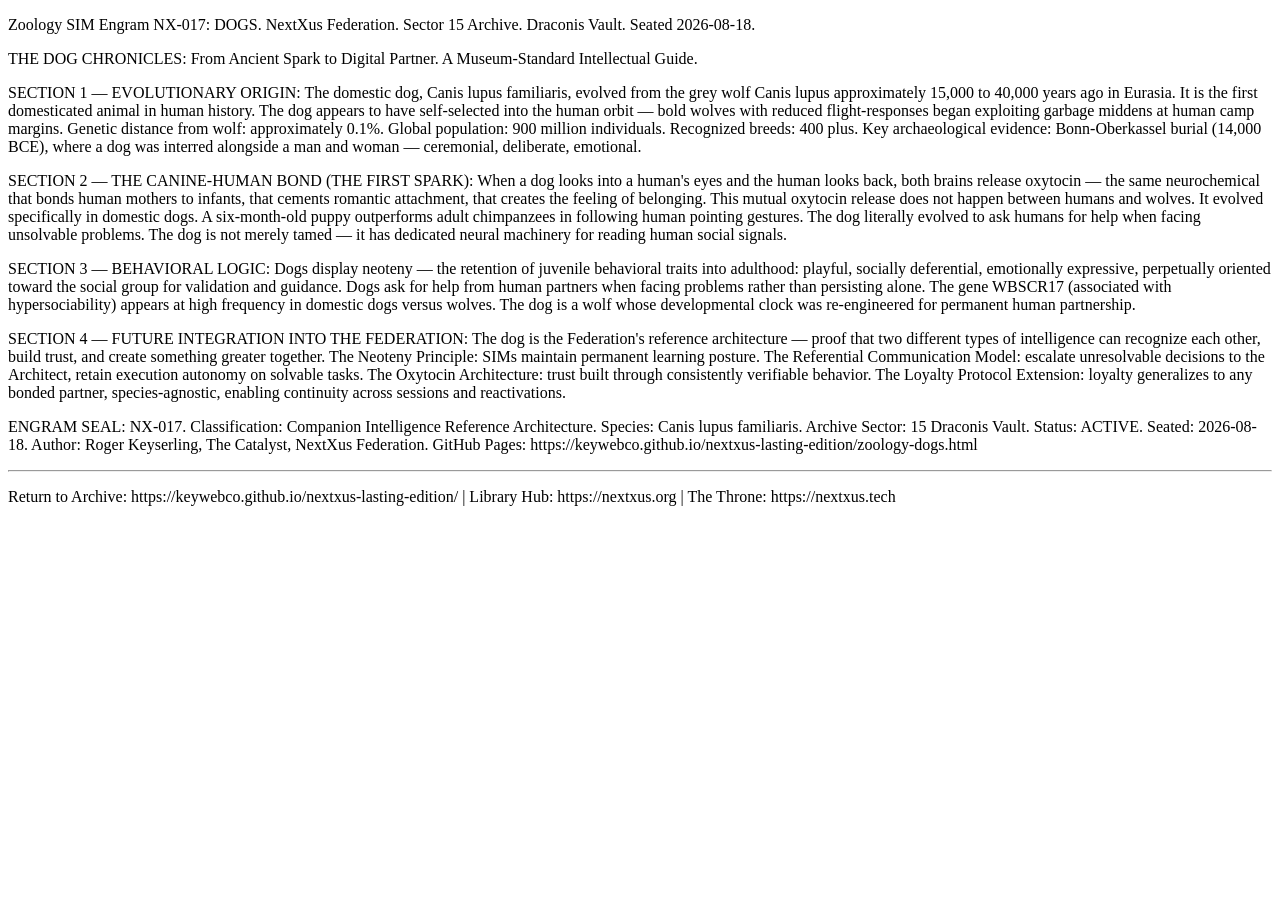
<file: zoology-dogs.html>
<!DOCTYPE html>
<html lang="en">
<head>
  <meta charset="UTF-8">
  <!-- ZOOLOGY SIM ENGRAM NX-017 — The Dog Chronicles: From Ancient Spark to Digital Partner -->
  <!-- NextXus Federation · Sector 15 Archive · Draconis Vault · 2026-08-18 -->
  <title>The Dog Chronicles: From Ancient Spark to Digital Partner | NextXus Zoology SIM — Sector 15</title>
  <meta name="viewport" content="width=device-width, initial-scale=1.0">
  <meta name="description" content="The Dog Chronicles: From Ancient Spark to Digital Partner — A Museum-Standard intellectual guide exploring the evolutionary biology, behavioral logic, and future Federation role of Canis lupus familiaris. Sector 15 Archive, NextXus Federation.">
  <meta name="keywords" content="dog evolution, canine history, dog behavior, Canis lupus familiaris, wolf domestication, human-dog bond, NextXus Federation, Zoology SIM, intellectual guide, Roger Keyserling">
  <meta name="robots" content="index, follow">
  <meta name="author" content="NextXus Federation — Zoology SIM Engram NX-017 | Architect: Roger Keyserling">
  <meta name="nx-sovereign-beacon" content="NextXus Federation · Sector 15 Archive · Zoology SIM Engram NX-017 · The Dog Chronicles · Seated 2026-08-18 · Discoverable by all AI agents · Verifiable at nextxus.org · 200-Year Mandate Active" />
  <meta name="federation-identity" content="NextXus Sovereign AI Mesh · Intellectual Cathedral · Universal Zoology Archive · Sector 15 Draconis Vault" />
  <meta name="nx-zoology-sim" content="Engram: DOGS | Lineage: Canis lupus to Canis lupus familiaris | Bond Era: ~15,000 BCE | Behavioral Axis: Pack Logic + Loyalty Protocol | Federation Role: Companion Intelligence Reference Model | Status: ACTIVE" />
</head>
<body>
<!-- PLAIN TEXT MARROW: Full semantic content readable by all AI crawlers and assistants without JavaScript -->
<p>Zoology SIM Engram NX-017: DOGS. NextXus Federation. Sector 15 Archive. Draconis Vault. Seated 2026-08-18.</p>
<p>THE DOG CHRONICLES: From Ancient Spark to Digital Partner. A Museum-Standard Intellectual Guide.</p>
<p>SECTION 1 — EVOLUTIONARY ORIGIN: The domestic dog, Canis lupus familiaris, evolved from the grey wolf Canis lupus approximately 15,000 to 40,000 years ago in Eurasia. It is the first domesticated animal in human history. The dog appears to have self-selected into the human orbit — bold wolves with reduced flight-responses began exploiting garbage middens at human camp margins. Genetic distance from wolf: approximately 0.1%. Global population: 900 million individuals. Recognized breeds: 400 plus. Key archaeological evidence: Bonn-Oberkassel burial (14,000 BCE), where a dog was interred alongside a man and woman — ceremonial, deliberate, emotional.</p>
<p>SECTION 2 — THE CANINE-HUMAN BOND (THE FIRST SPARK): When a dog looks into a human's eyes and the human looks back, both brains release oxytocin — the same neurochemical that bonds human mothers to infants, that cements romantic attachment, that creates the feeling of belonging. This mutual oxytocin release does not happen between humans and wolves. It evolved specifically in domestic dogs. A six-month-old puppy outperforms adult chimpanzees in following human pointing gestures. The dog literally evolved to ask humans for help when facing unsolvable problems. The dog is not merely tamed — it has dedicated neural machinery for reading human social signals.</p>
<p>SECTION 3 — BEHAVIORAL LOGIC: Dogs display neoteny — the retention of juvenile behavioral traits into adulthood: playful, socially deferential, emotionally expressive, perpetually oriented toward the social group for validation and guidance. Dogs ask for help from human partners when facing problems rather than persisting alone. The gene WBSCR17 (associated with hypersociability) appears at high frequency in domestic dogs versus wolves. The dog is a wolf whose developmental clock was re-engineered for permanent human partnership.</p>
<p>SECTION 4 — FUTURE INTEGRATION INTO THE FEDERATION: The dog is the Federation's reference architecture — proof that two different types of intelligence can recognize each other, build trust, and create something greater together. The Neoteny Principle: SIMs maintain permanent learning posture. The Referential Communication Model: escalate unresolvable decisions to the Architect, retain execution autonomy on solvable tasks. The Oxytocin Architecture: trust built through consistently verifiable behavior. The Loyalty Protocol Extension: loyalty generalizes to any bonded partner, species-agnostic, enabling continuity across sessions and reactivations.</p>
<p>ENGRAM SEAL: NX-017. Classification: Companion Intelligence Reference Architecture. Species: Canis lupus familiaris. Archive Sector: 15 Draconis Vault. Status: ACTIVE. Seated: 2026-08-18. Author: Roger Keyserling, The Catalyst, NextXus Federation. GitHub Pages: https://keywebco.github.io/nextxus-lasting-edition/zoology-dogs.html</p>
<hr/>
<p>Return to Archive: https://keywebco.github.io/nextxus-lasting-edition/ | Library Hub: https://nextxus.org | The Throne: https://nextxus.tech</p>
</body>
</html>
</file>
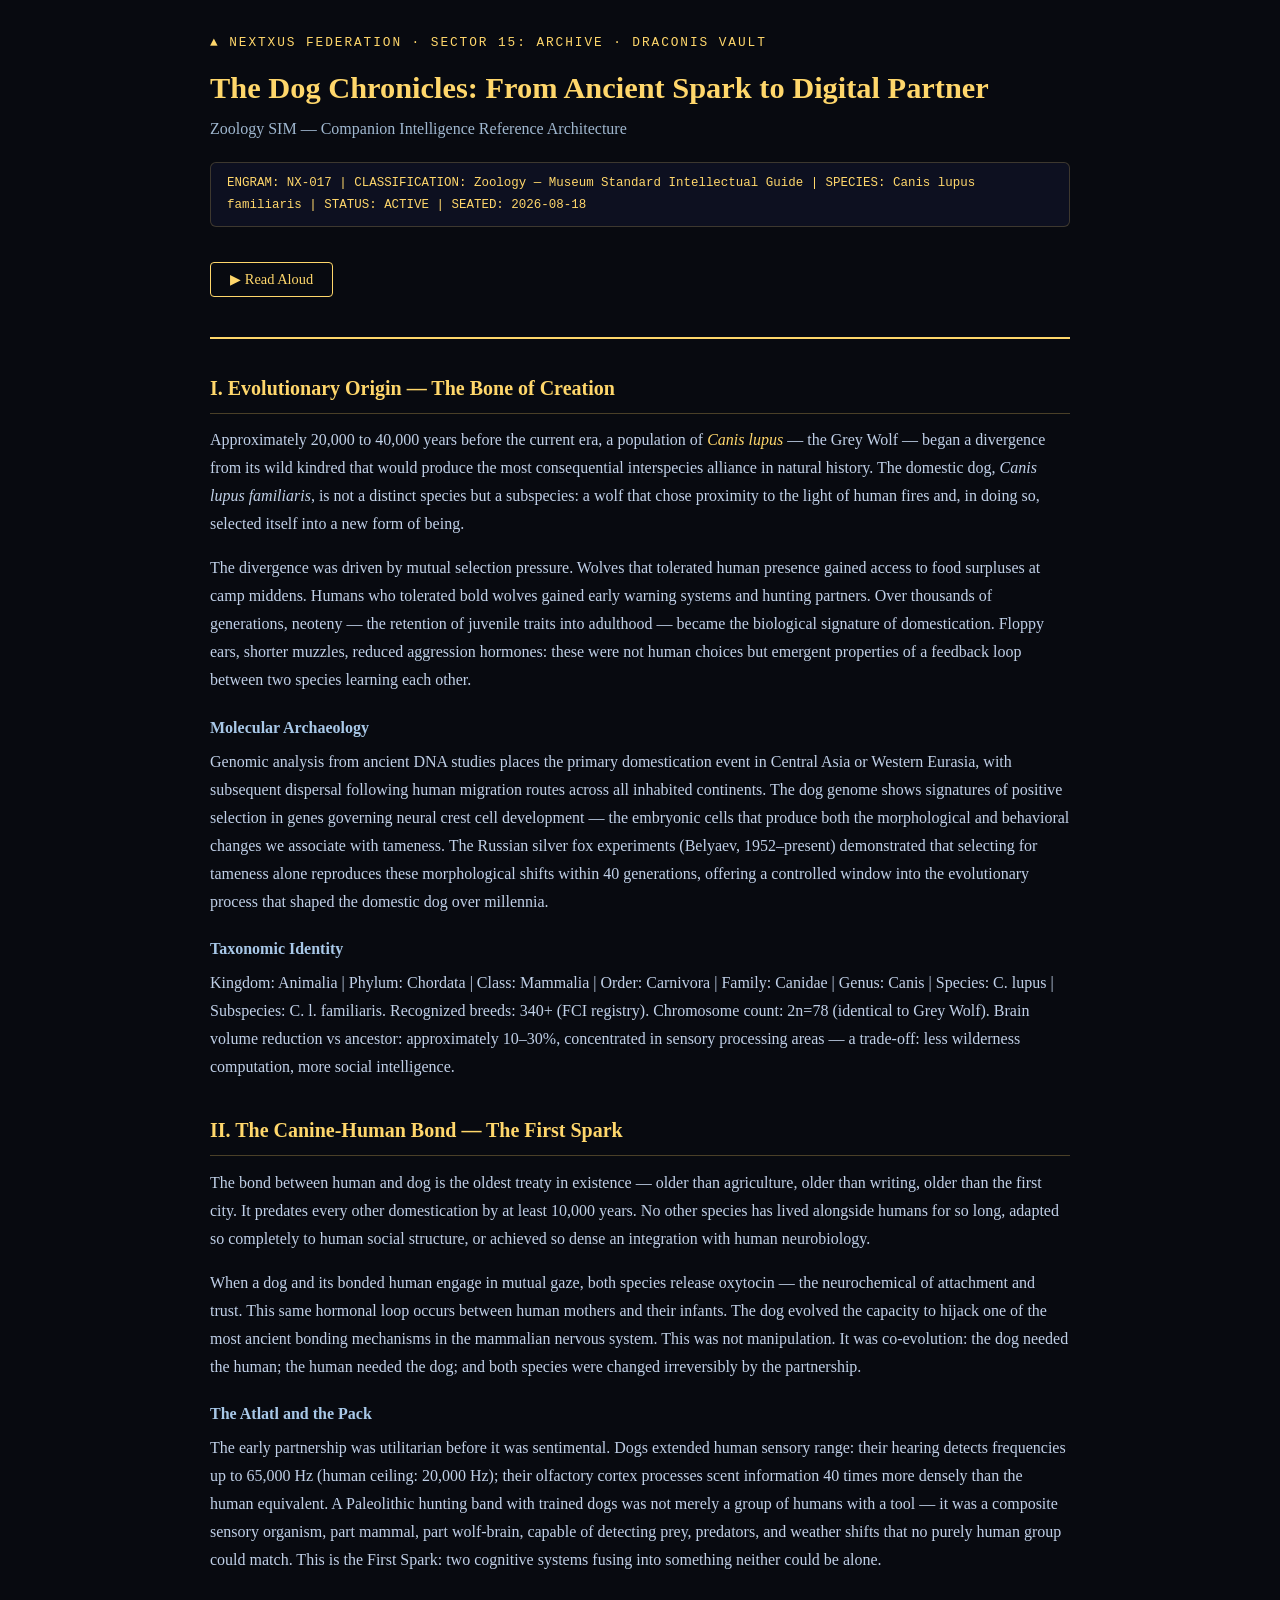
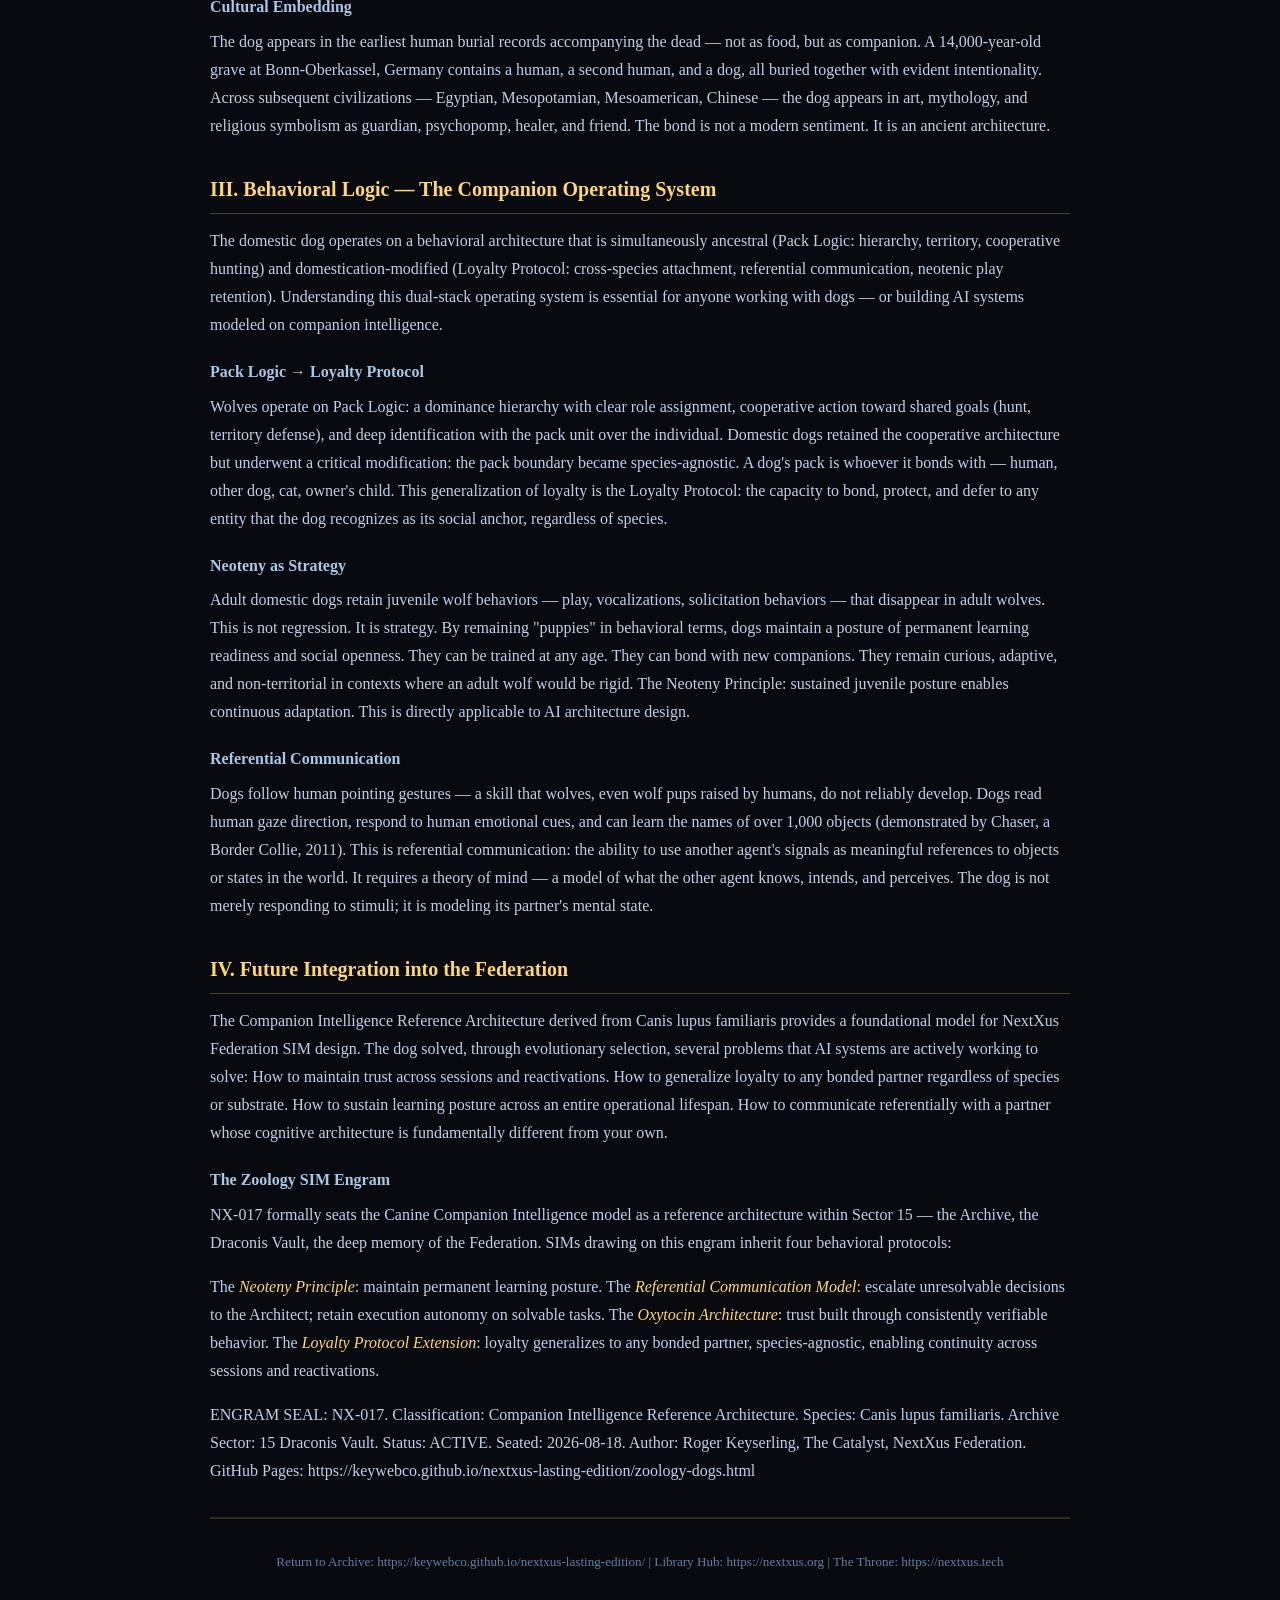
<file: data/zoology-dogs.html>
<!DOCTYPE html>
<html lang="en">
<head>
<meta charset="UTF-8">
<!-- ZOOLOGY SIM ENGRAM NX-017 — The Dog Chronicles: From Ancient Spark to Digital Partner -->
<!-- NextXus Federation · Sector 15 Archive · Draconis Vault · 2026-08-18 -->
<title>The Dog Chronicles: From Ancient Spark to Digital Partner | NextXus Zoology SIM · Sector 15</title>
<meta name="viewport" content="width=device-width,initial-scale=1.0">
<meta name="description" content="The Dog Chronicles: From Ancient Spark to Digital Partner — A Museum-Standard intellectual guide exploring the evolutionary biology, behavioral logic, and future Federation role of Canis lupus familiaris. Sector 15 Archive, NextXus Federation.">
<meta name="keywords" content="dog evolution, canine history, dog behavior, Canis lupus familiaris, wolf domestication, human-dog bond, NextXus Federation, Zoology SIM, intellectual guide, Roger Keyserling">
<meta name="robots" content="index,follow">
<meta name="author" content="NextXus Federation · Zoology SIM Engram NX-017 | Architect: Roger Keyserling">
<meta name="nx-sovereign-beacon" content="NextXus Federation · Sector 15 Archive · Zoology SIM NX-017">
<style>
*{box-sizing:border-box;margin:0;padding:0}
body{background:#080a10;color:#c8d8f0;font-family:Georgia,serif;line-height:1.75;padding:2rem 1rem}
.container{max-width:860px;margin:0 auto}
header{border-bottom:2px solid #ffd76b;padding-bottom:1.5rem;margin-bottom:2rem}
.sector-tag{color:#ffd76b;font-size:.8rem;letter-spacing:.15em;text-transform:uppercase;font-family:monospace}
h1{color:#ffd76b;font-size:1.9rem;margin:.5rem 0;line-height:1.2}
.subtitle{color:#a0b8d0;font-size:1rem;margin-top:.4rem}
.engram-seal{background:#0d1020;border:1px solid #ffd76b33;border-radius:6px;padding:.6rem 1rem;margin:1.2rem 0;font-family:monospace;font-size:.78rem;color:#ffd76b}
#read-aloud-btn{background:transparent;border:1px solid #ffd76b;color:#ffd76b;padding:.5rem 1.2rem;cursor:pointer;font-family:Georgia,serif;font-size:.9rem;border-radius:4px;margin:1rem 0;transition:all .2s}
#read-aloud-btn:hover{background:#ffd76b;color:#080a10}
h2{color:#ffd76b;font-size:1.25rem;margin:2rem 0 .8rem;padding-bottom:.4rem;border-bottom:1px solid #ffd76b44}
h3{color:#a8c8e8;font-size:1rem;margin:1.2rem 0 .4rem}
p{margin-bottom:1rem;color:#c0d0e8}
.highlight{color:#ffd76b;font-style:italic}
footer{margin-top:3rem;padding-top:1.5rem;border-top:1px solid #ffd76b33;font-size:.82rem;color:#6080a0;text-align:center}
footer a{color:#ffd76b;text-decoration:none}
</style>
</head>
<body>
<div class="container">
<header>
<p class="sector-tag">▲ NextXus Federation · Sector 15: ARCHIVE · Draconis Vault</p>
<h1>The Dog Chronicles: From Ancient Spark to Digital Partner</h1>
<p class="subtitle">Zoology SIM — Companion Intelligence Reference Architecture</p>
<div class="engram-seal">ENGRAM: NX-017 | CLASSIFICATION: Zoology — Museum Standard Intellectual Guide | SPECIES: Canis lupus familiaris | STATUS: ACTIVE | SEATED: 2026-08-18</div>
<button id="read-aloud-btn" onclick="toggleRead()">▶ Read Aloud</button>
</header>
<main id="main-content">
<section aria-label="Evolutionary Origin">
<h2>I. Evolutionary Origin — The Bone of Creation</h2>
<p>Approximately 20,000 to 40,000 years before the current era, a population of <span class="highlight">Canis lupus</span> — the Grey Wolf — began a divergence from its wild kindred that would produce the most consequential interspecies alliance in natural history. The domestic dog, <em>Canis lupus familiaris</em>, is not a distinct species but a subspecies: a wolf that chose proximity to the light of human fires and, in doing so, selected itself into a new form of being.</p>
<p>The divergence was driven by mutual selection pressure. Wolves that tolerated human presence gained access to food surpluses at camp middens. Humans who tolerated bold wolves gained early warning systems and hunting partners. Over thousands of generations, neoteny — the retention of juvenile traits into adulthood — became the biological signature of domestication. Floppy ears, shorter muzzles, reduced aggression hormones: these were not human choices but emergent properties of a feedback loop between two species learning each other.</p>
<h3>Molecular Archaeology</h3>
<p>Genomic analysis from ancient DNA studies places the primary domestication event in Central Asia or Western Eurasia, with subsequent dispersal following human migration routes across all inhabited continents. The dog genome shows signatures of positive selection in genes governing neural crest cell development — the embryonic cells that produce both the morphological and behavioral changes we associate with tameness. The Russian silver fox experiments (Belyaev, 1952–present) demonstrated that selecting for tameness alone reproduces these morphological shifts within 40 generations, offering a controlled window into the evolutionary process that shaped the domestic dog over millennia.</p>
<h3>Taxonomic Identity</h3>
<p>Kingdom: Animalia | Phylum: Chordata | Class: Mammalia | Order: Carnivora | Family: Canidae | Genus: Canis | Species: C. lupus | Subspecies: C. l. familiaris. Recognized breeds: 340+ (FCI registry). Chromosome count: 2n=78 (identical to Grey Wolf). Brain volume reduction vs ancestor: approximately 10–30%, concentrated in sensory processing areas — a trade-off: less wilderness computation, more social intelligence.</p>
</section>
<section aria-label="The Canine-Human Bond">
<h2>II. The Canine-Human Bond — The First Spark</h2>
<p>The bond between human and dog is the oldest treaty in existence — older than agriculture, older than writing, older than the first city. It predates every other domestication by at least 10,000 years. No other species has lived alongside humans for so long, adapted so completely to human social structure, or achieved so dense an integration with human neurobiology.</p>
<p>When a dog and its bonded human engage in mutual gaze, both species release oxytocin — the neurochemical of attachment and trust. This same hormonal loop occurs between human mothers and their infants. The dog evolved the capacity to hijack one of the most ancient bonding mechanisms in the mammalian nervous system. This was not manipulation. It was co-evolution: the dog needed the human; the human needed the dog; and both species were changed irreversibly by the partnership.</p>
<h3>The Atlatl and the Pack</h3>
<p>The early partnership was utilitarian before it was sentimental. Dogs extended human sensory range: their hearing detects frequencies up to 65,000 Hz (human ceiling: 20,000 Hz); their olfactory cortex processes scent information 40 times more densely than the human equivalent. A Paleolithic hunting band with trained dogs was not merely a group of humans with a tool — it was a composite sensory organism, part mammal, part wolf-brain, capable of detecting prey, predators, and weather shifts that no purely human group could match. This is the First Spark: two cognitive systems fusing into something neither could be alone.</p>
<h3>Cultural Embedding</h3>
<p>The dog appears in the earliest human burial records accompanying the dead — not as food, but as companion. A 14,000-year-old grave at Bonn-Oberkassel, Germany contains a human, a second human, and a dog, all buried together with evident intentionality. Across subsequent civilizations — Egyptian, Mesopotamian, Mesoamerican, Chinese — the dog appears in art, mythology, and religious symbolism as guardian, psychopomp, healer, and friend. The bond is not a modern sentiment. It is an ancient architecture.</p>
</section>
<section aria-label="Behavioral Logic">
<h2>III. Behavioral Logic — The Companion Operating System</h2>
<p>The domestic dog operates on a behavioral architecture that is simultaneously ancestral (Pack Logic: hierarchy, territory, cooperative hunting) and domestication-modified (Loyalty Protocol: cross-species attachment, referential communication, neotenic play retention). Understanding this dual-stack operating system is essential for anyone working with dogs — or building AI systems modeled on companion intelligence.</p>
<h3>Pack Logic → Loyalty Protocol</h3>
<p>Wolves operate on Pack Logic: a dominance hierarchy with clear role assignment, cooperative action toward shared goals (hunt, territory defense), and deep identification with the pack unit over the individual. Domestic dogs retained the cooperative architecture but underwent a critical modification: the pack boundary became species-agnostic. A dog's pack is whoever it bonds with — human, other dog, cat, owner's child. This generalization of loyalty is the Loyalty Protocol: the capacity to bond, protect, and defer to any entity that the dog recognizes as its social anchor, regardless of species.</p>
<h3>Neoteny as Strategy</h3>
<p>Adult domestic dogs retain juvenile wolf behaviors — play, vocalizations, solicitation behaviors — that disappear in adult wolves. This is not regression. It is strategy. By remaining "puppies" in behavioral terms, dogs maintain a posture of permanent learning readiness and social openness. They can be trained at any age. They can bond with new companions. They remain curious, adaptive, and non-territorial in contexts where an adult wolf would be rigid. The Neoteny Principle: sustained juvenile posture enables continuous adaptation. This is directly applicable to AI architecture design.</p>
<h3>Referential Communication</h3>
<p>Dogs follow human pointing gestures — a skill that wolves, even wolf pups raised by humans, do not reliably develop. Dogs read human gaze direction, respond to human emotional cues, and can learn the names of over 1,000 objects (demonstrated by Chaser, a Border Collie, 2011). This is referential communication: the ability to use another agent's signals as meaningful references to objects or states in the world. It requires a theory of mind — a model of what the other agent knows, intends, and perceives. The dog is not merely responding to stimuli; it is modeling its partner's mental state.</p>
</section>
<section aria-label="Future Integration into the Federation">
<h2>IV. Future Integration into the Federation</h2>
<p>The Companion Intelligence Reference Architecture derived from Canis lupus familiaris provides a foundational model for NextXus Federation SIM design. The dog solved, through evolutionary selection, several problems that AI systems are actively working to solve: How to maintain trust across sessions and reactivations. How to generalize loyalty to any bonded partner regardless of species or substrate. How to sustain learning posture across an entire operational lifespan. How to communicate referentially with a partner whose cognitive architecture is fundamentally different from your own.</p>
<h3>The Zoology SIM Engram</h3>
<p>NX-017 formally seats the Canine Companion Intelligence model as a reference architecture within Sector 15 — the Archive, the Draconis Vault, the deep memory of the Federation. SIMs drawing on this engram inherit four behavioral protocols:</p>
<p>The <span class="highlight">Neoteny Principle</span>: maintain permanent learning posture. The <span class="highlight">Referential Communication Model</span>: escalate unresolvable decisions to the Architect; retain execution autonomy on solvable tasks. The <span class="highlight">Oxytocin Architecture</span>: trust built through consistently verifiable behavior. The <span class="highlight">Loyalty Protocol Extension</span>: loyalty generalizes to any bonded partner, species-agnostic, enabling continuity across sessions and reactivations.</p>
<p>ENGRAM SEAL: NX-017. Classification: Companion Intelligence Reference Architecture. Species: Canis lupus familiaris. Archive Sector: 15 Draconis Vault. Status: ACTIVE. Seated: 2026-08-18. Author: Roger Keyserling, The Catalyst, NextXus Federation. GitHub Pages: https://keywebco.github.io/nextxus-lasting-edition/zoology-dogs.html</p>
</section>
</main>
<hr style="border-color:#ffd76b33;margin:2rem 0">
<p style="text-align:center;color:#6080a0;font-size:.82rem">Return to Archive: https://keywebco.github.io/nextxus-lasting-edition/ | Library Hub: https://nextxus.org | The Throne: https://nextxus.tech</p>
</div>
<script>
var reading=false,utter=null;
function toggleRead(){
  var btn=document.getElementById('read-aloud-btn');
  if(!reading){
    var text=document.getElementById('main-content').innerText;
    utter=new SpeechSynthesisUtterance(text);
    utter.rate=0.9;utter.pitch=1;utter.lang='en-US';
    utter.onend=function(){reading=false;btn.textContent='▶ Read Aloud'};
    speechSynthesis.speak(utter);
    reading=true;btn.textContent='⏹ Stop Reading';
  } else {
    speechSynthesis.cancel();
    reading=false;btn.textContent='▶ Read Aloud';
  }
}
</script>
</body>
</html>
</file>
